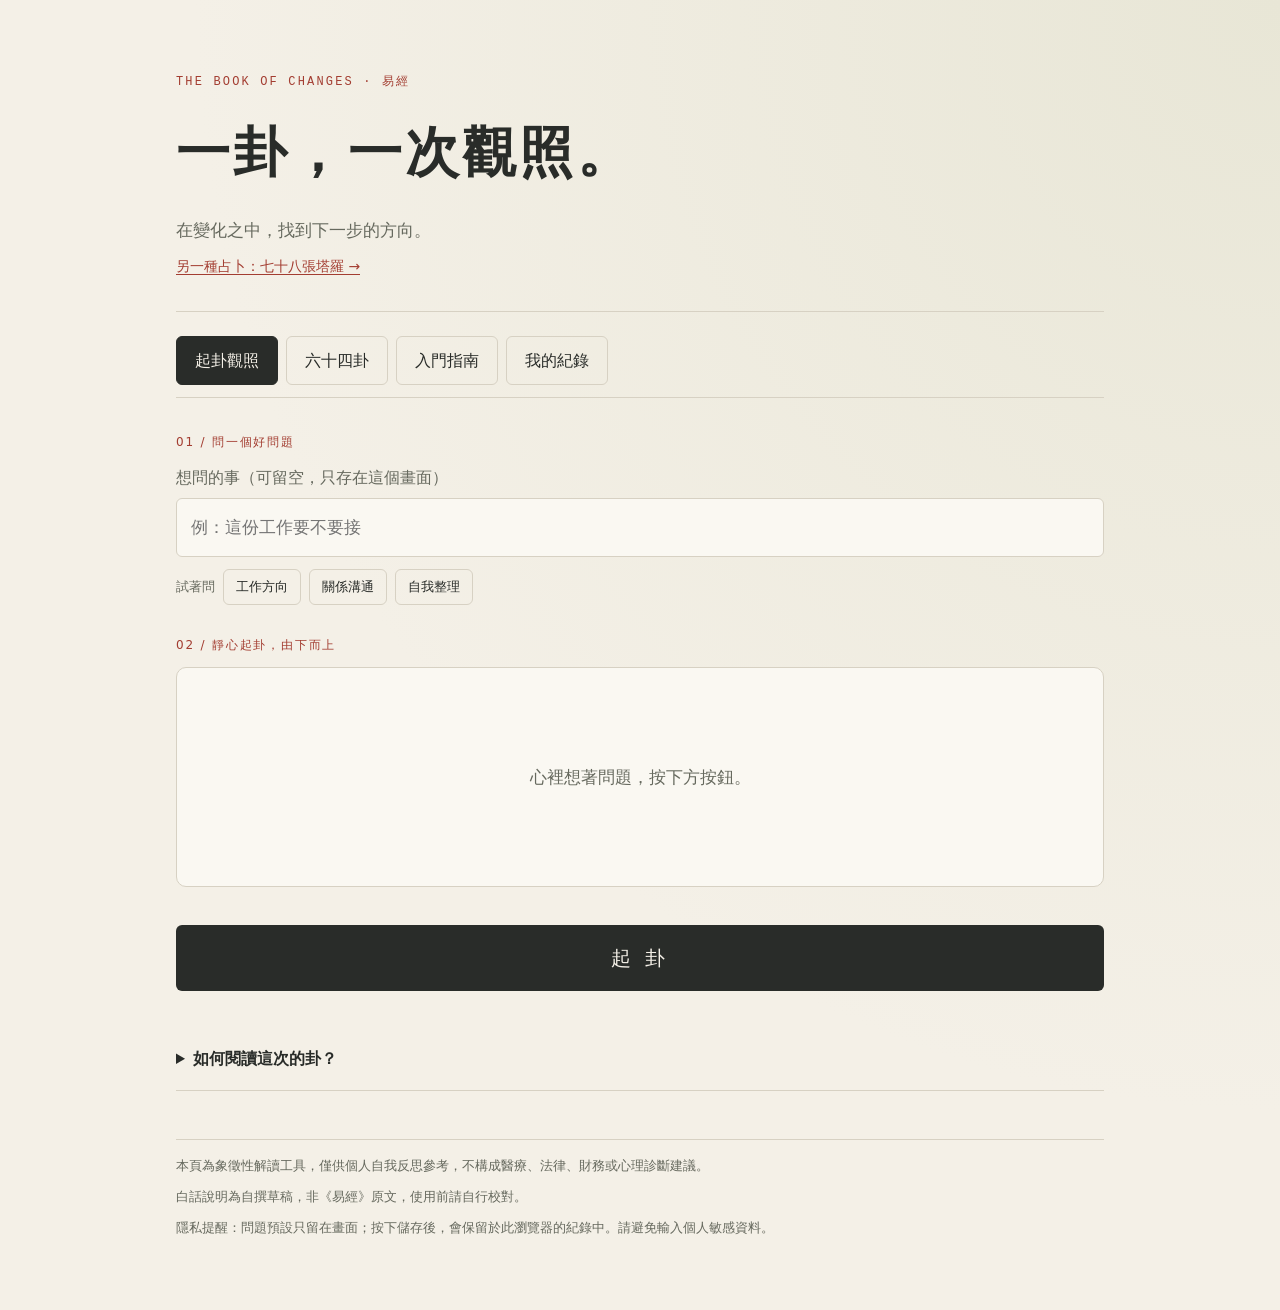
<file: index.html>
<!DOCTYPE html>
<html lang="zh-Hant">
<head>
<meta charset="UTF-8">
<meta name="viewport" content="width=device-width, initial-scale=1">
<title>起卦 · 三枚硬幣法</title>
<style>
:root{
  --paper:#E9ECE3;
  --paper-deep:#DDE2D6;
  --ink:#1B2320;
  --ink-soft:#5A6660;
  --indigo:#3B4E66;
  --cinnabar:#B23A2E;
  --rule:#C3CABB;
  --yang-bar: var(--ink);
}
*{box-sizing:border-box;}
html,body{margin:0;padding:0;}
body{
  background:var(--paper);
  color:var(--ink);
  font-family:"PingFang TC","Noto Sans TC","Microsoft JhengHei",system-ui,sans-serif;
  line-height:1.7;
  -webkit-font-smoothing:antialiased;
  display:flex;
  justify-content:center;
}
.wrap{width:100%;max-width:680px;padding:36px 28px 72px;}
header{border-bottom:1px solid var(--rule);padding-bottom:14px;margin-bottom:26px;}
.eyebrow{
  font-family:ui-monospace,"SFMono-Regular",Menlo,monospace;
  font-size:19px;letter-spacing:.22em;color:var(--ink-soft);text-transform:uppercase;
}
h1{
  font-family:"Songti TC","Noto Serif TC","PMingLiU",serif;
  font-size:42px;font-weight:600;letter-spacing:.14em;margin:6px 0 2px;
}
.sub{font-size:21px;color:var(--ink-soft);margin:0;}
.ask{margin-bottom:22px;}
label{display:block;font-size:21px;color:var(--ink-soft);margin-bottom:6px;}
input[type=text]{
  width:100%;padding:13px 15px;border:1px solid var(--rule);border-radius:2px;
  background:#F3F5EE;color:var(--ink);font-size:22px;font-family:inherit;
}
input[type=text]:focus{outline:2px solid var(--indigo);outline-offset:1px;border-color:var(--indigo);}
.stage{
  border:1px solid var(--rule);background:#F3F5EE;
  padding:26px 22px;border-radius:2px;margin-bottom:18px;min-height:250px;
  display:flex;flex-direction:column;justify-content:center;
}
.stack{display:flex;flex-direction:column-reverse;gap:11px;}
/* 第三欄要放得下一整行「9 老陽 ○」（約 97px） */
.line{display:grid;grid-template-columns:26px 1fr 104px;align-items:center;gap:10px;}
.line .idx{
  font-family:ui-monospace,Menlo,monospace;font-size:19px;color:var(--ink-soft);text-align:right;
}
.bars{display:flex;gap:9px;height:16px;}
.bar{background:var(--yang-bar);flex:1;border-radius:1px;}
.line[data-yin="1"] .bars .bar{flex:0 0 calc(50% - 4.5px);}
.line .mark{
  font-family:ui-monospace,Menlo,monospace;font-size:19px;color:var(--ink-soft);letter-spacing:.06em;
  white-space:nowrap;
}
.line[data-changing="1"] .bars .bar{background:var(--cinnabar);}
.line[data-changing="1"] .mark{color:var(--cinnabar);}
.line.enter{animation:draw .34s ease-out both;}
@keyframes draw{from{opacity:0;transform:translateY(7px) scaleX(.86);}to{opacity:1;transform:none;}}
.placeholder{color:var(--ink-soft);font-size:20px;text-align:center;}
.result{margin-top:4px;}
.question{
  margin:0 0 0.875rem;padding-bottom:0.75rem;border-bottom:1px dashed var(--rule);
  font-size:1.375rem;overflow-wrap:anywhere;
}
.name-row{display:flex;align-items:baseline;gap:12px;flex-wrap:wrap;}
.glyph{font-size:46px;line-height:1;}
.name{
  font-family:"Songti TC","Noto Serif TC","PMingLiU",serif;
  font-size:34px;font-weight:600;letter-spacing:.1em;
}
.no{font-family:ui-monospace,Menlo,monospace;font-size:20px;color:var(--ink-soft);}
.trigrams{font-size:21px;color:var(--indigo);margin:8px 0 0;}
.body-text{font-size:22px;margin:14px 0 0;}
.action{
  border-left:2px solid var(--indigo);padding-left:12px;margin-top:14px;
  font-size:21px;color:var(--indigo);
}
.moving{
  margin-top:16px;padding-top:14px;border-top:1px dashed var(--rule);
  font-size:21px;
}
.moving strong{color:var(--cinnabar);font-weight:600;}
.changed-title{margin:0.625rem 0 0;font-size:1.25rem;color:var(--ink-soft);letter-spacing:.2em;}
.empty{
  font-size:20px;color:var(--ink-soft);
  border:1px dashed var(--rule);padding:12px;border-radius:2px;margin-top:12px;
}
.empty code{
  font-family:ui-monospace,Menlo,monospace;font-size:18px;
  background:var(--paper-deep);padding:1px 4px;
}
.cast{
  width:100%;padding:20px;border:none;border-radius:2px;
  background:var(--ink);color:var(--paper);
  font-family:inherit;font-size:24px;letter-spacing:.18em;cursor:pointer;
}
.cast:hover{background:#2C3733;}
.cast:disabled{background:var(--ink-soft);cursor:default;}
.cast:focus-visible{outline:2px solid var(--cinnabar);outline-offset:2px;}
.coins{
  text-align:center;font-family:ui-monospace,Menlo,monospace;font-size:20px;
  color:var(--ink-soft);min-height:34px;margin:10px 0 0;letter-spacing:.1em;
}
.cast-error{margin:0;font-size:1.3125rem;color:var(--cinnabar);}
.cast-error:not(:empty){margin:0 0 0.875rem;padding-left:0.75rem;border-left:2px solid var(--cinnabar);}
/* 給 AI 解讀：Button 用原生 <button>，提示詞框用可聚焦的 <pre><code>；新增尺寸一律 rem */
.ai-panel{
  margin:0 0 1.125rem;padding:1.375rem 1.375rem 1.5rem;
  border:1px solid var(--rule);border-radius:2px;background:#F3F5EE;
}
.ai-title{
  margin:0;font-family:"Songti TC","Noto Serif TC","PMingLiU",serif;
  font-size:1.75rem;font-weight:600;letter-spacing:.1em;
}
.ai-desc{margin:0.375rem 0 0;font-size:1.25rem;color:var(--ink-soft);}
.ai-copy{
  display:block;width:100%;min-height:2.75rem;margin:0.875rem 0 0;padding:0.625rem 1rem;
  border:1px solid var(--indigo);border-radius:2px;background:transparent;color:var(--indigo);
  font-family:inherit;font-size:1.3125rem;line-height:1.4;letter-spacing:.12em;cursor:pointer;
}
.ai-copy:hover{background:var(--paper);}
.ai-copy:active{background:var(--paper-deep);}
.ai-copy:focus-visible{outline:2px solid var(--cinnabar);outline-offset:3px;}
.copy-status{margin:0;font-size:1.1875rem;color:var(--indigo);}
.copy-status:not(:empty){margin-top:0.5rem;}
.copy-status[data-state="fail"]{color:var(--cinnabar);}
.ai-prompt-box{
  margin:0.875rem 0 0;max-height:24rem;overflow-y:auto;
  padding:0.875rem 1rem;border:1px solid var(--rule);border-radius:2px;
  background:var(--paper);color:var(--ink);
  font-family:inherit;font-size:1.1875rem;line-height:1.75;
  white-space:pre-wrap;overflow-wrap:anywhere;word-break:break-word;
}
.ai-prompt-box code{font:inherit;}
.ai-prompt-box:focus-visible{outline:2px solid var(--cinnabar);outline-offset:3px;}
.copy-buffer{position:fixed;top:0;left:-9999px;opacity:0;}
footer{
  margin-top:34px;padding-top:14px;border-top:1px solid var(--rule);
  font-size:20px;color:var(--ink-soft);
}
footer p{margin:0 0 6px;}
@media (prefers-reduced-motion:reduce){
  .line.enter{animation:none;}
}
</style>
<link rel="stylesheet" href="enrich.css">
<style>.site-link{margin:10px 0 0;font-size:14px}.site-link a{color:var(--cinnabar);text-decoration:none;border-bottom:1px solid currentColor}.site-link a:hover{opacity:.8}</style>
</head>
<body>
<div class="wrap">
  <header>
    <div class="eyebrow">THE BOOK OF CHANGES · 易經</div>
    <h1>一卦，一次觀照。</h1>
    <p class="sub">在變化之中，找到下一步的方向。</p>
    <p class="site-link"><a href="https://rita112025-cpu.github.io/tarot/">另一種占卜：七十八張塔羅 →</a></p>
  </header>
  <nav class="view-nav" aria-label="主要功能">
    <button data-view="casting" aria-pressed="true">起卦觀照</button><button data-view="library" aria-pressed="false">六十四卦</button><button data-view="learn" aria-pressed="false">入門指南</button><button data-view="journal" aria-pressed="false">我的紀錄</button>
  </nav>
  <main>
  <section id="casting" class="view" aria-label="起卦觀照">
  <p class="section-kicker">01 / 問一個好問題</p>
  <div class="ask">
    <label for="q">想問的事（可留空，只存在這個畫面）</label>
    <input type="text" id="q" placeholder="例：這份工作要不要接" autocomplete="off" maxlength="200">
  </div>
  <div class="examples" aria-label="問題靈感"><span>試著問</span><button data-question="面對工作上的新機會，我可以先做好哪些準備？">工作方向</button><button data-question="我可以如何改善這段關係中的溝通？">關係溝通</button><button data-question="目前的生活中，我最需要調整的是什麼？">自我整理</button></div>
  <p class="section-kicker">02 / 靜心起卦，由下而上</p>
  <div class="stage" id="stage" aria-live="polite">
    <div class="placeholder" id="placeholder">心裡想著問題，按下方按鈕。</div>
    <div class="stack" id="stack" hidden></div>
    <div class="result" id="result" hidden></div>
  </div>
  <section class="ai-panel" id="aiPanel" aria-labelledby="aiTitle" hidden>
    <h2 class="ai-title" id="aiTitle">給 AI 解讀</h2>
    <p class="ai-desc">已將本次起卦整理成 AI 可讀格式。本頁不會自動送出，貼到哪個 AI 由你決定。</p>
    <button type="button" class="ai-copy" id="copyAiPrompt">複製提示詞</button>
    <p class="copy-status" id="copyStatus" aria-live="polite"></p>
    <pre class="ai-prompt-box" id="aiPromptBox" tabindex="0" role="region" aria-label="AI 解讀提示詞"><code id="aiPrompt"></code></pre>
  </section>
  <p class="coins" id="coins"></p>
  <p class="cast-error" id="castError" role="alert"></p>
  <button class="cast" id="cast">起 卦</button>
  <div class="save-row"><button id="saveReading" hidden>儲存這次觀照</button><span id="saveStatus" role="status"></span></div>
  <details class="reading-help"><summary>如何閱讀這次的卦？</summary><p>本卦描述當下的局勢；硃紅色的爻表示正在變動的地方；之卦提供變化後的觀察角度。先對照問題理解處境，再寫下一件可以實踐的小事。</p></details>
  </section>
  <section id="library" class="view" aria-labelledby="libraryTitle" hidden>
    <p class="section-kicker">EXPLORE / 六十四種處境</p><h2 id="libraryTitle">六十四卦圖鑑</h2><p>從卦象認識變化，從白話說明回到生活。</p>
    <label for="hexSearch">搜尋卦名、卦序或關鍵字</label><input type="search" id="hexSearch" placeholder="例如：乾、24、等待">
    <div class="filters"><label>上卦<select id="upperFilter"><option value="">全部上卦</option></select></label><label>下卦<select id="lowerFilter"><option value="">全部下卦</option></select></label></div>
    <p id="libraryCount" role="status"></p><div id="hexDetail" hidden tabindex="-1"></div><div id="hexGrid" class="hex-grid"></div>
  </section>
  <section id="learn" class="view" aria-labelledby="learnTitle" hidden>
    <p class="section-kicker">LEARN / 從這裡開始</p><h2 id="learnTitle">讀懂變化的語言</h2><p>不必急著記住六十四卦。先認識陰陽、八卦與六爻。</p>
    <div class="learn-grid"><article><h3>一陰一陽</h3><p>陽爻是連續的橫線，陰爻是中間斷開的橫線。可以把它們理解為主動與承接、展開與收斂，兩者並無好壞之分。</p></article><article><h3>八卦到六十四卦</h3><p>三條爻組成一個八卦；兩個八卦上下相疊，便得到六條爻的卦。八乘八，共有六十四種組合。</p></article></div>
    <h3>八卦速覽</h3><div id="trigramGuide" class="trigram-grid"></div>
    <h3>三枚硬幣如何成卦？</h3><p>每枚硬幣隨機取 2 或 3，三枚相加得到一條爻。由初爻往上擲六次。</p>
    <div class="table-scroll"><table><thead><tr><th>數值</th><th>爻的性質</th><th>變化</th><th>機率</th></tr></thead><tbody><tr><td>6</td><td>老陰（斷線）</td><td>陰變陽</td><td>1/8</td></tr><tr><td>7</td><td>少陽（實線）</td><td>不變</td><td>3/8</td></tr><tr><td>8</td><td>少陰（斷線）</td><td>不變</td><td>3/8</td></tr><tr><td>9</td><td>老陽（實線）</td><td>陽變陰</td><td>1/8</td></tr></tbody></table></div>
    <details open><summary>怎麼把問題問得更具體？</summary><p>把注意力放在自己可以理解與採取的行動。例如把「我一定會成功嗎？」改成「推進這個計畫時，我需要留意哪些阻力？」一次聚焦一個處境，會更容易反思。</p></details>
    <details><summary>沒有變爻，或有多個變爻，怎麼讀？</summary><p>沒有變爻時，先看本卦呈現的整體狀態。有變爻時，可以把變動的位置與之卦一起參照。不同易學流派有不同的取爻方法，本工具提供卦象與白話摘要，不預設唯一的解讀規則。</p></details>
    <details><summary>這些說明是易經原文嗎？</summary><p>不是。圖鑑的摘要與行動提示為自撰的反思文字；本工具未收錄完整卦辭、爻辭與經傳註解。如需研讀經典，請另外對照可靠的校注版本。</p></details>
  </section>
  <section id="journal" class="view" aria-labelledby="journalTitle" hidden><p class="section-kicker">REFLECT / 留下觀照</p><h2 id="journalTitle">我的起卦紀錄</h2><p>只有按下「儲存這次觀照」的結果才會存在此瀏覽器，最多保留 50 筆。清除瀏覽器資料後紀錄也會消失。</p><div id="journalList"></div><p id="journalStatus" role="status"></p></section>
  </main>
  <footer>
    <p>本頁為象徵性解讀工具，僅供個人自我反思參考，不構成醫療、法律、財務或心理診斷建議。</p>
    <p>白話說明為自撰草稿，非《易經》原文，使用前請自行校對。</p>
    <p>隱私提醒：問題預設只留在畫面；按下儲存後，會保留於此瀏覽器的紀錄中。請避免輸入個人敏感資料。</p>
  </footer>
</div>
<script>
"use strict";
/* ─────────────────────────────────────────────
   1. 八卦查表：鍵為三爻二進位字串，由下往上，1=陽 0=陰
   ───────────────────────────────────────────── */
const TRIGRAMS = {
  "111": { name:"乾", symbol:"☰", nature:"天" },
  "110": { name:"兌", symbol:"☱", nature:"澤" },
  "101": { name:"離", symbol:"☲", nature:"火" },
  "100": { name:"震", symbol:"☳", nature:"雷" },
  "011": { name:"巽", symbol:"☴", nature:"風" },
  "010": { name:"坎", symbol:"☵", nature:"水" },
  "001": { name:"艮", symbol:"☶", nature:"山" },
  "000": { name:"坤", symbol:"☷", nature:"地" }
};
/* ─────────────────────────────────────────────
   2. 六十四卦查表（已補齊 64 筆）
   ───────────────────────────────────────────── */
const HEXAGRAMS = {
  "111111": { no:1, name:"乾為天", summary:"力量飽滿，方向明確，適合主動推進。", action:"保持前進，但設定停損與休息點，避免過度消耗。" },
  "000000": { no:2, name:"坤為地", summary:"承載與順應的時刻，不適合搶先，適合把基礎做厚。", action:"順勢而為，把細節與支持系統顧好。" },
  "100010": { no:3, name:"水雷屯", summary:"開端艱難，方向有但路還沒成形，混亂中帶有生機。", action:"先處理最卡的環節，不求一次到位。" },
  "010001": { no:4, name:"山水蒙", summary:"經驗不足，處於學習狀態，需要引導而非硬闖。", action:"找可信的範例或請教，邊做邊修正。" },
  "111010": { no:5, name:"水天需", summary:"需要等待，時機未到，急不得。", action:"補齊準備，讓等待變成優勢。" },
  "010111": { no:6, name:"天水訟", summary:"立場衝突，話說不清，越爭越緊。", action:"把爭點寫下來，找中間規則或第三方釐清。" },
  "010000": { no:7, name:"地水師", summary:"需要組織與紀律，眾人仰賴方向。", action:"明確分工與規則，帶領比說服重要。" },
  "000010": { no:8, name:"水地比", summary:"需要結盟，找對人比做對事更關鍵。", action:"主動靠近價值一致的人，表達誠意。" },
  "111011": { no:9, name:"風天小畜", summary:"力量被暫時牽制，小有積蓄但推不遠。", action:"積少成多，透過溝通累積助力。" },
  "110111": { no:10, name:"天澤履", summary:"如履薄冰，禮節與分寸決定成敗。", action:"謹慎行事，尊重規則與對方的界線。" },
  "111000": { no:11, name:"地天泰", summary:"上下相通，氣場順暢，適合合作與擴張。", action:"把握順勢，推進長期合作。" },
  "000111": { no:12, name:"天地否", summary:"上下隔絕，溝通不通，適合保守。", action:"減少投入，守住現有，避免誤判。" },
  "101111": { no:13, name:"天火同人", summary:"與人同行，方向一致才能成事。", action:"釐清共同目標，公開溝通立場。" },
  "111101": { no:14, name:"火天大有", summary:"資源豐厚，受到支持，但也容易被看見。", action:"善用資源，並思考如何分配與回饋。" },
  "001000": { no:15, name:"地山謙", summary:"低調反而有利，謙讓能化解阻力。", action:"不搶功，把成果留給團隊。" },
  "000100": { no:16, name:"雷地豫", summary:"氣氛鬆動，適合帶動，但也容易鬆散。", action:"用愉悅帶動，別忘了節奏與底線。" },
  "100110": { no:17, name:"澤雷隨", summary:"跟隨時勢，與對的人同行比方向更重要。", action:"觀察動向，選擇可信的對象跟隨。" },
  "011001": { no:18, name:"山風蠱", summary:"積弊已久，需要整頓，事情牽連過去。", action:"追本溯源，從制度與根源修起。" },
  "110000": { no:19, name:"地澤臨", summary:"機會靠近，適合親近與了解。", action:"主動接觸，但保持判斷力。" },
  "000011": { no:20, name:"風地觀", summary:"需要觀察與展現，視角比行動重要。", action:"先看清楚局勢，再決定是否出手。" },
  "100101": { no:21, name:"火雷噬嗑", summary:"遇到阻礙，需要咬合與決斷。", action:"果斷處理卡點，避免拖延。" },
  "101001": { no:22, name:"山火賁", summary:"外表修飾，內在還需實質。", action:"適度包裝，但別讓形式蓋過內容。" },
  "000001": { no:23, name:"山地剝", summary:"剝落的過程，不適合往前。", action:"減少損耗，守住核心。" },
  "100000": { no:24, name:"地雷復", summary:"轉折點，舊的結束，新的萌芽。", action:"順著回升，小步前進。" },
  "100111": { no:25, name:"天雷無妄", summary:"順其自然，不妄動反而有利。", action:"照規矩做，不存僥倖。" },
  "111001": { no:26, name:"山天大畜", summary:"大量蓄積，厚積薄發。", action:"累積實力與資源，等待釋放點。" },
  "100001": { no:27, name:"山雷頤", summary:"養分與言行，進什麼、說什麼決定狀態。", action:"檢視飲食、資訊與說話的來源。" },
  "011110": { no:28, name:"澤風大過", summary:"負擔過重，結構需要加固。", action:"減輕重量，或增強支撐。" },
  "010010": { no:29, name:"坎為水", summary:"重重困難，水流不止，考驗持續力。", action:"專注當下這關，保持彈性與退路。" },
  "101101": { no:30, name:"離為火", summary:"依附與光明，能見度高，需要依憑。", action:"確認依附的對象與平台是否穩固。" },
  "001110": { no:31, name:"澤山咸", summary:"相互感應，靠感覺與共鳴。", action:"多傾聽少說教，讓對方感受被理解。" },
  "011100": { no:32, name:"雷風恆", summary:"持續與穩定，靠重複與承諾。", action:"固定節奏，長期投入。" },
  "001111": { no:33, name:"天山遯", summary:"適合退避，不是認輸而是策略。", action:"拉開距離，保全實力。" },
  "111100": { no:34, name:"雷天大壯", summary:"力量壯大，容易衝撞。", action:"用力但不逞強，尊重界線。" },
  "000101": { no:35, name:"火地晉", summary:"向上晉升，能見度提高。", action:"把握表現機會，準備好成果。" },
  "101000": { no:36, name:"地火明夷", summary:"光明受損，適合低調自保。", action:"收斂鋒芒，保護核心。" },
  "101011": { no:37, name:"風火家人", summary:"家庭與團隊的秩序，內外分工。", action:"先把內部規則與角色釐清。" },
  "110101": { no:38, name:"火澤睽", summary:"分歧與對望，方向不同。", action:"求同存異，各自處理各自部分。" },
  "001010": { no:39, name:"水山蹇", summary:"前路有礙，進退兩難。", action:"先停下，找替代路徑或支援。" },
  "010100": { no:40, name:"雷水解", summary:"鬆動與解開，糾結有機會散開。", action:"趁勢處理遺留問題，加速釋放。" },
  "110001": { no:41, name:"山澤損", summary:"減損以求平衡，有捨才有得。", action:"評估什麼該先放掉。" },
  "100011": { no:42, name:"風雷益", summary:"增益與助長，順勢加分。", action:"把資源投在會成長的地方。" },
  "111110": { no:43, name:"澤天夬", summary:"決斷的時刻，需要公開表態。", action:"明快處理，避免拖泥帶水。" },
  "011111": { no:44, name:"天風姤", summary:"偶然相遇，吸引力強但不易長久。", action:"享受相遇，但不急著承諾。" },
  "000110": { no:45, name:"澤地萃", summary:"聚集，眾人集中，需要引導。", action:"建立共識與秩序。" },
  "011000": { no:46, name:"地風升", summary:"逐漸上升，適合一步步往上。", action:"累積小勝，持續推進。" },
  "010110": { no:47, name:"澤水困", summary:"受困，資源與空間受限。", action:"說出困境，尋求理解與協助。" },
  "011010": { no:48, name:"水風井", summary:"根本與資源，制度像一口井。", action:"維護共享資源，確保長期可用。" },
  "101110": { no:49, name:"澤火革", summary:"變革，去舊布新。", action:"時機與說法要到位，減少反彈。" },
  "011101": { no:50, name:"火風鼎", summary:"鼎新，建立新秩序與養分。", action:"把資源與人才放到對的位置上燉煮。" },
  "100100": { no:51, name:"震為雷", summary:"震動接連發生，聲勢大於實質損傷。", action:"穩住節奏，事後再檢視損傷。" },
  "001001": { no:52, name:"艮為山", summary:"該止則止，停下是一種位置。", action:"暫停推進，用於整理與觀察。" },
  "001011": { no:53, name:"風山漸", summary:"循序漸進，像漸進的發展。", action:"照步驟來，不跳級。" },
  "110100": { no:54, name:"雷澤歸妹", summary:"關係與歸屬，位置不對等。", action:"釐清身份與期待，避免委屈。" },
  "101100": { no:55, name:"雷火豐", summary:"豐盛到頂點，盛極的時刻。", action:"把握高點，同時準備下坡的規劃。" },
  "001101": { no:56, name:"火山旅", summary:"旅居在外，不穩定，需要適應。", action:"保持靈活，謹慎行事。" },
  "011011": { no:57, name:"巽為風", summary:"滲透與順服，靠柔和重複。", action:"用小幅度、可重複的方式推進。" },
  "110110": { no:58, name:"兌為澤", summary:"喜悅與交流，口舌帶來機會也帶來誤會。", action:"多溝通，重要結論留文字。" },
  "010011": { no:59, name:"風水渙", summary:"渙散，需要重新凝聚。", action:"透過共同行動或信念聚攏人心。" },
  "110010": { no:60, name:"水澤節", summary:"節制與分寸，設定界線。", action:"設立規則與節奏，避免過度。" },
  "110011": { no:61, name:"風澤中孚", summary:"誠信為核心，內在誠實帶來信任。", action:"說到做到，言行一致。" },
  "001100": { no:62, name:"雷山小過", summary:"小有過越，細節上稍微超過。", action:"在小事上謹慎，大事上不冒進。" },
  "101010": { no:63, name:"水火既濟", summary:"已完成，但完成中藏有風險。", action:"守成比擴張重要，檢查細節。" },
  "010101": { no:64, name:"火水未濟", summary:"未完成，還在路上，變動多。", action:"保持謹慎，收尾要完整。" }
};
/* ─────────────────────────────────────────────
   3. 擲幣：陽面 3、陰面 2，三枚相加得 6~9
      9 老陽（變）／8 少陰／7 少陽／6 老陰（變）
   ───────────────────────────────────────────── */
/* 6/7/8/9 → 爻狀態。純函式，測試從這裡進入 */
function lineFromValue(value){
  return {
    value,
    yang: value === 7 || value === 9,    // 本卦陰陽
    changing: value === 6 || value === 9 // 是否為變爻
  };
}

function throwLine(){
  const coins = [0,0,0].map(() => Math.random() < 0.5 ? 2 : 3);
  const value = coins.reduce((a,b) => a+b, 0);
  return Object.assign(lineFromValue(value), { coins });
}

const LINE_LABEL = { 6:"老陰 ✕", 7:"少陽", 8:"少陰", 9:"老陽 ○" };
const POSITION = ["初","二","三","四","五","上"];

/* 資料順序契約：lines[0]=初爻 … lines[5]=上爻。
   畫面的上下顛倒只由 CSS 的 column-reverse 負責，資料一律由下往上。 */

/* 由六爻算出本卦與之卦的二進位字串（由下往上） */
function toBinary(lines, transform){
  return lines.map(l => {
    if (transform && l.changing) return l.yang ? "0" : "1";
    return l.yang ? "1" : "0";
  }).join("");
}

function trigramsOf(binary){
  return {
    lower: TRIGRAMS[binary.slice(0,3)],
    upper: TRIGRAMS[binary.slice(3,6)]
  };
}

/* Unicode 卦符區塊由 U+4DC0 起，依文王卦序排列 */
function glyphOf(no){
  return no ? String.fromCodePoint(0x4DBF + no) : "";
}

/* ─────────────────────────────────────────────
   4. 畫面
      innerHTML 只拼程式內部固定資料（HEXAGRAMS、TRIGRAMS、LINE_LABEL、POSITION）；
      使用者輸入（#q）一律走 textContent，見 renderQuestion() 與 renderAiPanel()
   ───────────────────────────────────────────── */
const stackEl = document.getElementById("stack");
const resultEl = document.getElementById("result");
const placeholderEl = document.getElementById("placeholder");
const coinsEl = document.getElementById("coins");
const castBtn = document.getElementById("cast");
const questionInput = document.getElementById("q");
const castErrorEl = document.getElementById("castError");
const aiPanelEl = document.getElementById("aiPanel");
const aiPromptBoxEl = document.getElementById("aiPromptBox");
const aiPromptEl = document.getElementById("aiPrompt");
const copyBtn = document.getElementById("copyAiPrompt");
const copyStatusEl = document.getElementById("copyStatus");

function renderLine(line, i){
  const el = document.createElement("div");
  el.className = "line enter";
  el.dataset.yin = line.yang ? "0" : "1";
  el.dataset.changing = line.changing ? "1" : "0";
  el.innerHTML =
    '<span class="idx">' + POSITION[i] + '</span>' +
    '<span class="bars">' + (line.yang ? '<i class="bar"></i>' : '<i class="bar"></i><i class="bar"></i>') + '</span>' +
    '<span class="mark">' + line.value + " " + LINE_LABEL[line.value] + '</span>';
  stackEl.appendChild(el);
}

function describe(binary, data){
  const t = trigramsOf(binary);
  const head = data
    ? '<div class="name-row"><span class="glyph">' + glyphOf(data.no) + '</span>' +
      '<span class="name">' + data.name + '</span>' +
      '<span class="no">第 ' + data.no + ' 卦</span></div>'
    : '<div class="name-row"><span class="name">尚未建入此卦</span></div>';
  const tri = '<p class="trigrams">上卦 ' + t.upper.symbol + ' ' + t.upper.name + '（' + t.upper.nature + '）' +
              '　下卦 ' + t.lower.symbol + ' ' + t.lower.name + '（' + t.lower.nature + '）</p>';
  const text = data
    ? '<p class="body-text">' + data.summary + '</p><p class="action">' + data.action + '</p>'
    : '<p class="empty">這一卦的說明還沒寫。到原始碼的 <code>HEXAGRAMS</code> 表新增 ' +
      '<code>"' + binary + '"</code> 這筆，就會顯示在這裡。</p>';
  return head + tri + text;
}

/* 使用者輸入的出口：建立節點後用 textContent 填字，不經過任何 HTML 字串 */
function renderQuestion(question){
  const el = document.createElement("p");
  el.className = "question";
  el.textContent = "所問：" + question;
  return el;
}

function renderResult(lines, question){
  const primary = toBinary(lines, false);
  const changed = toBinary(lines, true);
  const movingIdx = lines.map((l,i) => l.changing ? POSITION[i] : null).filter(Boolean);

  let html = describe(primary, HEXAGRAMS[primary]);

  if (movingIdx.length > 0){
    html += '<div class="moving"><p><strong>變爻：' + movingIdx.join("、") + '</strong>（硃砂標示）</p>';
    html += '<p class="changed-title">之卦</p>';
    html += describe(changed, HEXAGRAMS[changed]);
    html += '</div>';
  } else {
    html += '<div class="moving"><p>六爻皆不變，無之卦。看本卦即可。</p></div>';
  }

  resultEl.innerHTML = html;
  if (question) resultEl.prepend(renderQuestion(question));
  resultEl.hidden = false;

  renderAiPanel(buildAiPrompt({
    question, lines,
    primaryBinary: primary, primary: HEXAGRAMS[primary],
    changedBinary: changed, changed: HEXAGRAMS[changed]
  }));
}

/* 給 AI 解讀面板：只顯示與複製文字，不送出任何資料 */
const COPY_LABEL = "複製提示詞";
let copyResetTimer = 0;

function setCopyStatus(message, state){
  copyStatusEl.textContent = message;
  copyStatusEl.dataset.state = state;
}

function renderAiPanel(prompt){
  aiPromptEl.textContent = prompt;
  aiPromptBoxEl.scrollTop = 0;
  aiPanelEl.hidden = false;
}

/* 再起一卦或出錯時呼叫：清掉舊提示詞，確保複製不到上一卦 */
function resetAiPanel(){
  aiPanelEl.hidden = true;
  aiPromptEl.textContent = "";
  clearTimeout(copyResetTimer);
  copyBtn.textContent = COPY_LABEL;
  setCopyStatus("", "");
}

/* Clipboard API 不可用或被拒時的傳統做法：暫時的唯讀 textarea ＋ execCommand("copy") */
function copyWithTextarea(text){
  const previousFocus = document.activeElement;
  const area = document.createElement("textarea");
  area.value = text;
  area.setAttribute("readonly", "");
  area.className = "copy-buffer";
  document.body.appendChild(area);
  area.select();
  area.setSelectionRange(0, text.length);
  let copied = false;
  try {
    copied = document.execCommand("copy");
  } catch (error) {
    copied = false;
  }
  area.remove();
  if (previousFocus && typeof previousFocus.focus === "function") previousFocus.focus();
  return copied;
}

async function copyAiPrompt(){
  const text = aiPromptEl.textContent;
  if (!text) return;
  let copied = false;
  if (navigator.clipboard && window.isSecureContext){
    try {
      await navigator.clipboard.writeText(text);
      copied = true;
    } catch (error) {
      console.warn("[copy] Clipboard API 失敗，改用傳統複製", error);
    }
  }
  if (!copied) copied = copyWithTextarea(text);
  if (aiPromptEl.textContent !== text) return; // 複製途中已再起一卦，不動新面板的狀態

  clearTimeout(copyResetTimer);
  if (copied){
    copyBtn.textContent = "已複製 ✓";
    setCopyStatus("已複製到剪貼簿。", "ok");
    copyResetTimer = setTimeout(() => {
      copyBtn.textContent = COPY_LABEL;
      setCopyStatus("", "");
    }, 1800);
  } else {
    copyBtn.textContent = COPY_LABEL;
    setCopyStatus("無法自動複製，請手動選取文字。", "fail");
  }
}

async function cast(fixedValues){
  castBtn.disabled = true;
  try {
    const question = questionInput.value.trim();
    castErrorEl.textContent = "";
    resetAiPanel();
    placeholderEl.hidden = true;
    resultEl.hidden = true;
    stackEl.hidden = false;
    stackEl.innerHTML = "";

    const reduce = window.matchMedia("(prefers-reduced-motion: reduce)").matches;
    const delay = (reduce || fixedValues) ? 0 : 380;
    const lines = [];

    for (let i = 0; i < 6; i++){
      const line = fixedValues ? lineFromValue(fixedValues[i]) : throwLine();
      lines.push(line);
      coinsEl.textContent = fixedValues
        ? "指定值　第 " + POSITION[i] + " 爻 ＝ " + line.value
        : "第 " + POSITION[i] + " 爻　" + line.coins.join(" · ") + " ＝ " + line.value;
      renderLine(line, i);
      if (delay) await new Promise(r => setTimeout(r, delay));
    }

    if (!fixedValues) coinsEl.textContent = "";
    renderResult(lines, question);
    castBtn.textContent = "再 起 一 卦";
  } catch (error) {
    /* 使用者只看到簡短提示；細節留在 Console */
    console.error("[cast] 起卦失敗", error);
    castErrorEl.textContent = "起卦過程發生錯誤，請再試一次。";
    coinsEl.textContent = "";
    stackEl.hidden = true;
    resultEl.hidden = true;
    resetAiPanel();
    placeholderEl.hidden = false;
  } finally {
    castBtn.disabled = false;
  }
}

castBtn.addEventListener("click", () => cast());
copyBtn.addEventListener("click", () => {
  copyAiPrompt().catch(error => {
    console.error("[copy] 複製失敗", error);
    setCopyStatus("無法自動複製，請手動選取文字。", "fail");
  });
});


/* ─────────────────────────────────────────────
   5. 給 AI 解讀的提示詞：純函式，只把本次起卦結果整理成純文字
      不碰 DOM、不呼叫任何 API；使用者問題原樣放入，顯示時一律走 textContent
   ───────────────────────────────────────────── */
/* 「老陰 ✕」→「老陰」：提示詞只寫爻名，不帶畫面上的標記符號 */
function lineName(value){
  return LINE_LABEL[value].split(" ")[0];
}

function lineForAi(line, i){
  return POSITION[i] + "爻：" + line.value + " " + lineName(line.value);
}

function hexagramForAi(title, binary, data, summaryTitle, actionTitle){
  const t = trigramsOf(binary);
  return [
    "【" + title + "】",
    data ? "第 " + data.no + " 卦　" + data.name : "尚未建入此卦資料",
    "卦象代碼：" + binary,
    "上卦：" + t.upper.symbol + " " + t.upper.name + "（" + t.upper.nature + "）",
    "下卦：" + t.lower.symbol + " " + t.lower.name + "（" + t.lower.nature + "）",
    "",
    "【" + summaryTitle + "】",
    data ? data.summary : "尚未建入",
    "",
    "【" + actionTitle + "】",
    data ? data.action : "尚未建入"
  ].join("\n");
}

/* lines 維持資料契約（lines[0]=初爻）；只有輸出【六爻結果】時才反轉成畫面的上→初順序 */
function buildAiPrompt({ question, lines, primaryBinary, primary, changedBinary, changed }){
  const q = (question || "").trim();
  const moving = lines.map((line, i) => ({ line, i })).filter(m => m.line.changing);
  const hasMoving = moving.length > 0;

  const rules = [
    "不要重新起卦。",
    "不要另外產生隨機卦象。",
    "以下卦象就是本次實際結果，請直接依資料解讀。",
    "請區分「經典易經象徵性詮釋」與客觀事實。",
    "易經屬象徵性解讀，目前無法以科學方法驗證其預測能力。",
    hasMoving
      ? "不要只逐項解釋，要把本卦、變爻與之卦串成完整脈絡。"
      : "不要只逐項解釋，要把六爻與本卦串成完整脈絡。",
    (hasMoving ? "【本頁白話摘要】【本頁行動提示】【之卦白話摘要】【之卦行動提示】"
               : "【本頁白話摘要】【本頁行動提示】") +
      "是本網站自撰的白話說明，不是《易經》原文，請勿當成經文引用。"
  ];

  const steps = [["核心卦意", q ? "先說明本卦對這個問題呈現的主要局勢。" : "先說明本卦呈現的主要局勢。"]];
  if (hasMoving){
    steps.push(["變爻", "說明哪些爻正在變，以及這些變化代表局勢的哪個部分正在轉折。"]);
    steps.push(["本卦 → 之卦", "分析局勢由本卦走向之卦的能量與方向，不要把兩卦當成完全無關的兩張牌。"]);
  }
  steps.push(q
    ? ["直接回答問題", "針對【占問問題】給出明確、具體的解讀，不要只講抽象哲理。"]
    : ["整體局勢", "由於沒有具體問題，請以整體局勢與目前最值得注意的主題為主，不要自行假設使用者是在問感情、工作或財務。"]);
  steps.push(["實際提醒", "列出：\n- 現在較有利的做法\n- 現在需要避免的做法\n- 最值得觀察的訊號"]);
  const ORDER = ["一", "二", "三", "四", "五"];

  return [
    hasMoving
      ? "請依照《易經》六爻與本卦、變爻、之卦的關係，解讀以下這次已經完成的起卦結果。"
      : "請依照《易經》六爻與本卦的關係，解讀以下這次已經完成的起卦結果。",
    "",
    "重要：",
    ...rules.map((rule, i) => (i + 1) + ". " + rule),
    "",
    "【占問問題】",
    q || "未填寫具體問題。",
    "",
    "【六爻結果】",
    ...lines.map(lineForAi).reverse(),
    "",
    hexagramForAi("本卦", primaryBinary, primary, "本頁白話摘要", "本頁行動提示"),
    "",
    "【變爻】",
    ...(hasMoving ? moving.map(m => lineForAi(m.line, m.i)) : ["無。六爻皆不變。"]),
    "",
    ...(hasMoving
      ? [hexagramForAi("之卦", changedBinary, changed, "之卦白話摘要", "之卦行動提示")]
      : ["【之卦】", "無。", "", "本次請以本卦為核心解讀，不需要硬加入之卦。"]),
    "",
    "請依以下順序解讀：",
    "",
    ...steps.flatMap(([title, body], i) => [ORDER[i] + "、" + title, body, ""]),
    "請不要把象徵性解讀描述成已確定會發生的客觀事件。"
  ].join("\n");
}


/* ─────────────────────────────────────────────
   6. 資料自我檢查（結果印在瀏覽器 Console）
   ───────────────────────────────────────────── */
function checkConsistency(){
  const byNo = {}, byName = {};
  const noCollision = [], nameCollision = [], roundTripFail = [];
  Object.keys(HEXAGRAMS).forEach(b => {
    const h = HEXAGRAMS[b];
    if (byNo[h.no]) noCollision.push({ no:h.no, binaries:[byNo[h.no], b] });
    else byNo[h.no] = b;
    if (byName[h.name]) nameCollision.push({ name:h.name, binaries:[byName[h.name], b] });
    else byName[h.name] = b;
  });
  Object.keys(byNo).forEach(no => {
    const b = byNo[no];
    if (!HEXAGRAMS[b] || String(HEXAGRAMS[b].no) !== String(no)) roundTripFail.push(no);
  });
  return {
    noCollision, nameCollision, roundTripFail,
    pass: noCollision.length === 0 && nameCollision.length === 0 && roundTripFail.length === 0
  };
}
const NAME_CHECK_EXEMPT = [];
function checkNameByTrigram(){
  return Object.keys(HEXAGRAMS).map(b => {
    const h = HEXAGRAMS[b];
    const t = trigramsOf(b);
    if (NAME_CHECK_EXEMPT.indexOf(b) !== -1) return { binary:b, name:h.name, status:"SKIP", why:"已列為例外" };
    if (h.name.charAt(1) === "為"){
      const ok = h.name.charAt(0) === t.upper.name &&
                 t.upper.name === t.lower.name &&
                 h.name.charAt(2) === t.upper.nature;
      return { binary:b, name:h.name, status: ok ? "PASS" : "FAIL", why:"純卦格式" };
    }
    const ok = h.name.charAt(0) === t.upper.nature && h.name.charAt(1) === t.lower.nature;
    return {
      binary:b, name:h.name, status: ok ? "PASS" : "FAIL",
      why:"應為 上" + t.upper.nature + " 下" + t.lower.nature
    };
  });
}
function allBinaries(){
  const out = [];
  for (let i = 0; i < 64; i++) out.push(i.toString(2).padStart(6, "0"));
  return out;
}
/* 獨立 canonical 對照表（通行本文王卦序）
   · binary 由卦名的上下卦手算：前三碼下卦、後三碼上卦，由下往上，1=陽
   · 刻意不從 HEXAGRAMS 複製、也不用程式產生，才能拿來驗證 HEXAGRAMS
   · 出處層級：依通行本卦序整理，未逐字對照特定版本文獻 */
const CANONICAL_HEXAGRAMS = {
  "111111": { no:1,  name:"乾為天" },
  "000000": { no:2,  name:"坤為地" },
  "100010": { no:3,  name:"水雷屯" },
  "010001": { no:4,  name:"山水蒙" },
  "111010": { no:5,  name:"水天需" },
  "010111": { no:6,  name:"天水訟" },
  "010000": { no:7,  name:"地水師" },
  "000010": { no:8,  name:"水地比" },
  "111011": { no:9,  name:"風天小畜" },
  "110111": { no:10, name:"天澤履" },
  "111000": { no:11, name:"地天泰" },
  "000111": { no:12, name:"天地否" },
  "101111": { no:13, name:"天火同人" },
  "111101": { no:14, name:"火天大有" },
  "001000": { no:15, name:"地山謙" },
  "000100": { no:16, name:"雷地豫" },
  "100110": { no:17, name:"澤雷隨" },
  "011001": { no:18, name:"山風蠱" },
  "110000": { no:19, name:"地澤臨" },
  "000011": { no:20, name:"風地觀" },
  "100101": { no:21, name:"火雷噬嗑" },
  "101001": { no:22, name:"山火賁" },
  "000001": { no:23, name:"山地剝" },
  "100000": { no:24, name:"地雷復" },
  "100111": { no:25, name:"天雷無妄" },
  "111001": { no:26, name:"山天大畜" },
  "100001": { no:27, name:"山雷頤" },
  "011110": { no:28, name:"澤風大過" },
  "010010": { no:29, name:"坎為水" },
  "101101": { no:30, name:"離為火" },
  "001110": { no:31, name:"澤山咸" },
  "011100": { no:32, name:"雷風恆" },
  "001111": { no:33, name:"天山遯" },
  "111100": { no:34, name:"雷天大壯" },
  "000101": { no:35, name:"火地晉" },
  "101000": { no:36, name:"地火明夷" },
  "101011": { no:37, name:"風火家人" },
  "110101": { no:38, name:"火澤睽" },
  "001010": { no:39, name:"水山蹇" },
  "010100": { no:40, name:"雷水解" },
  "110001": { no:41, name:"山澤損" },
  "100011": { no:42, name:"風雷益" },
  "111110": { no:43, name:"澤天夬" },
  "011111": { no:44, name:"天風姤" },
  "000110": { no:45, name:"澤地萃" },
  "011000": { no:46, name:"地風升" },
  "010110": { no:47, name:"澤水困" },
  "011010": { no:48, name:"水風井" },
  "101110": { no:49, name:"澤火革" },
  "011101": { no:50, name:"火風鼎" },
  "100100": { no:51, name:"震為雷" },
  "001001": { no:52, name:"艮為山" },
  "001011": { no:53, name:"風山漸" },
  "110100": { no:54, name:"雷澤歸妹" },
  "101100": { no:55, name:"雷火豐" },
  "001101": { no:56, name:"火山旅" },
  "011011": { no:57, name:"巽為風" },
  "110110": { no:58, name:"兌為澤" },
  "010011": { no:59, name:"風水渙" },
  "110010": { no:60, name:"水澤節" },
  "110011": { no:61, name:"風澤中孚" },
  "001100": { no:62, name:"雷山小過" },
  "101010": { no:63, name:"水火既濟" },
  "010101": { no:64, name:"火水未濟" }
};
function checkCanonicalHexagrams(){
  const binaries = Object.keys(CANONICAL_HEXAGRAMS);
  const failures = [];
  binaries.forEach(binary => {
    const expected = CANONICAL_HEXAGRAMS[binary];
    const actual = HEXAGRAMS[binary];
    const actualNo = actual ? actual.no : null;
    const actualName = actual ? actual.name : null;
    if (actualNo !== expected.no || actualName !== expected.name){
      failures.push({ binary, expectedNo: expected.no, actualNo, expectedName: expected.name, actualName });
    }
  });
  const passed = binaries.length - failures.length;
  return { total: binaries.length, passed, failures, pass: binaries.length === 64 && passed === 64 };
}
function checkTable(){
  const keys = Object.keys(HEXAGRAMS);
  const nos = keys.map(k => HEXAGRAMS[k].no);
  const invalidBinary = keys.filter(k => !/^[01]{6}$/.test(k));
  const invalidNo = nos.filter(n => !Number.isInteger(n) || n < 1 || n > 64);
  const duplicateNo = [...new Set(nos.filter((n,i) => nos.indexOf(n) !== i))];
  const missingNo = [];
  for (let n = 1; n <= 64; n++) if (!nos.includes(n)) missingNo.push(n);
  const missingBinary = allBinaries().filter(b => !(b in HEXAGRAMS));
  const report = {
    total: keys.length,
    uniqueBinary: new Set(keys).size,
    uniqueNo: new Set(nos).size,
    invalidBinary, invalidNo, duplicateNo,
    missingNo, missingBinary
  };
  report.pass = report.total === 64 &&
                report.uniqueNo === 64 &&
                missingBinary.length === 0 &&
                invalidBinary.length === 0 &&
                invalidNo.length === 0 &&
                duplicateNo.length === 0;
  return report;
}
const FIXED_CASES = [
  { id:"A", values:[7,7,7,7,7,7], primary:"111111", changed:"111111", note:"乾 → 乾（無變爻）" },
  { id:"B", values:[8,8,8,8,8,8], primary:"000000", changed:"000000", note:"坤 → 坤（無變爻）" },
  { id:"C", values:[9,9,9,9,9,9], primary:"111111", changed:"000000", note:"乾 → 坤（六爻皆變）" },
  { id:"D", values:[6,6,6,6,6,6], primary:"000000", changed:"111111", note:"坤 → 乾（六爻皆變）" },
  { id:"E", values:[7,8,8,8,8,8], primary:"100000", changed:"100000", note:"初爻為陽：下卦震、上卦坤" },
  { id:"F", values:[8,8,8,8,8,7], primary:"000001", changed:"000001", note:"上爻為陽：下卦坤、上卦艮" }
];
function runFixedCases(){
  return FIXED_CASES.map(c => {
    const lines = c.values.map(lineFromValue);
    const primary = toBinary(lines, false);
    const changed = toBinary(lines, true);
    const moving = lines.filter(l => l.changing).length;
    const expectMoving = c.values.filter(v => v === 6 || v === 9).length;
    return {
      case: c.id, note: c.note,
      primary, changed, moving,
      pass: primary === c.primary && changed === c.changed && moving === expectMoving
    };
  });
}
/* AI 提示詞案例：輸入用真實卦表組成；期望字串一律手寫，不經過 buildAiPrompt */
function aiPromptInput(values, question){
  const lines = values.map(lineFromValue);
  const primaryBinary = toBinary(lines, false);
  const changedBinary = toBinary(lines, true);
  return {
    question, lines,
    primaryBinary, primary: HEXAGRAMS[primaryBinary],
    changedBinary, changed: HEXAGRAMS[changedBinary]
  };
}
const AI_PROMPT_CASES = [
  { id:"AI-A", note:"有問題、有變爻：問題、六爻（上→初）、本卦、變爻、之卦、本頁白話都完整",
    run: () => buildAiPrompt(aiPromptInput([7,9,7,9,7,6], "這份工作適合我現在接嗎？")),
    has:["1. 不要重新起卦。",
         "【占問問題】\n這份工作適合我現在接嗎？\n",
         "【六爻結果】\n上爻：6 老陰\n五爻：7 少陽\n四爻：9 老陽\n三爻：7 少陽\n二爻：9 老陽\n初爻：7 少陽\n",
         "【本卦】\n第 43 卦　澤天夬\n卦象代碼：111110\n上卦：☱ 兌（澤）\n下卦：☰ 乾（天）\n",
         "【本頁白話摘要】\n決斷的時刻，需要公開表態。\n",
         "【本頁行動提示】\n明快處理，避免拖泥帶水。\n",
         "【變爻】\n二爻：9 老陽\n四爻：9 老陽\n上爻：6 老陰\n",
         "【之卦】\n第 37 卦　風火家人\n卦象代碼：101011\n上卦：☴ 巽（風）\n下卦：☲ 離（火）\n",
         "【之卦白話摘要】\n家庭與團隊的秩序，內外分工。\n",
         "【之卦行動提示】\n先把內部規則與角色釐清。\n",
         "三、本卦 → 之卦", "四、直接回答問題"],
    lacks:["<", "無。六爻皆不變。"] },
  { id:"AI-B", note:"問題空白：寫未填寫，且不替使用者猜問題類型",
    run: () => buildAiPrompt(aiPromptInput([7,9,7,9,7,6], "   ")),
    has:["【占問問題】\n未填寫具體問題。\n", "不要自行假設使用者是在問感情、工作或財務"],
    lacks:["四、直接回答問題"] },
  { id:"AI-C", note:"無變爻：變爻與之卦寫「無」，不產生本卦 → 之卦分析",
    run: () => buildAiPrompt(aiPromptInput([7,7,7,7,7,7], "要不要搬家")),
    has:["【變爻】\n無。六爻皆不變。\n", "【之卦】\n無。\n", "本次請以本卦為核心解讀，不需要硬加入之卦。"],
    lacks:["【之卦白話摘要】", "本卦 → 之卦"] },
  { id:"AI-D", note:"問題維持純文字：去掉前後空白，不轉義、不夾 HTML",
    run: () => buildAiPrompt(aiPromptInput([8,8,8,8,8,8], "  <img src=x onerror=alert(1)>  ")),
    has:["【占問問題】\n<img src=x onerror=alert(1)>\n"],
    lacks:["&lt;"] },
  { id:"AI-E", note:"卦表缺資料時不當掉，標示尚未建入",
    run: () => buildAiPrompt({ question:"", lines:[7,7,7,7,7,7].map(lineFromValue),
                               primaryBinary:"111111", primary:undefined,
                               changedBinary:"111111", changed:undefined }),
    has:["尚未建入"],
    lacks:["undefined"] }
];
function runAiPromptCases(){
  return AI_PROMPT_CASES.map(c => {
    let missing = [], unexpected = [], error = "";
    try {
      const text = c.run();
      missing = c.has.filter(s => !text.includes(s));
      unexpected = c.lacks.filter(s => text.includes(s));
    } catch (e) {
      error = e.message;
    }
    return {
      case: c.id, note: c.note, missing, unexpected, error,
      pass: !error && missing.length === 0 && unexpected.length === 0
    };
  });
}
/* 擲幣抽樣：三枚公平硬幣相加，6／7／8／9 理論機率 1/8、3/8、3/8、1/8 */
function checkCoinToss(samples){
  const counts = { 6:0, 7:0, 8:0, 9:0 };
  let heads = 0, invalid = 0;
  for (let i = 0; i < samples; i++){
    const line = throwLine();
    line.coins.forEach(coin => { if (coin === 3) heads++; else if (coin !== 2) invalid++; });
    if (line.value in counts) counts[line.value]++; else invalid++;
  }
  const expected = { 6:1/8, 7:3/8, 8:3/8, 9:1/8 };
  const ratio = {};
  Object.keys(expected).forEach(v => { ratio[v] = counts[v] / samples; });
  const offBy = Object.keys(expected).filter(v => Math.abs(ratio[v] - expected[v]) > 0.03);
  const headRatio = heads / (samples * 3);
  return {
    samples, ratio, headRatio, invalid, offBy,
    pass: invalid === 0 && offBy.length === 0 && Math.abs(headRatio - 0.5) < 0.02
  };
}
(function selfCheck(){
  const mark = ok => ok ? "PASS" : "FAIL";
  console.log("[STRUCTURE CHECK] 只證明資料表自洽（筆數、唯一、缺漏、合法值），不代表卦名與卦序正確");
  const t = checkTable();
  console.log("Total: " + t.total + " / 64");
  console.log("Unique binary: " + t.uniqueBinary);
  console.log("Unique no: " + t.uniqueNo);
  console.log("Invalid binary (" + t.invalidBinary.length + "): [" + t.invalidBinary.join(", ") + "]");
  console.log("Invalid no (" + t.invalidNo.length + "): [" + t.invalidNo.join(", ") + "]");
  console.log("Duplicate no (" + t.duplicateNo.length + "): [" + t.duplicateNo.join(", ") + "]");
  console.log("Missing no (" + t.missingNo.length + "): [" + t.missingNo.join(", ") + "]");
  console.log("Missing binary (" + t.missingBinary.length + "):");
  t.missingBinary.forEach(b => {
    const tr = trigramsOf(b);
    console.log('  "' + b + '"  下卦' + tr.lower.name + '（' + tr.lower.nature + '）' +
                ' 上卦' + tr.upper.name + '（' + tr.upper.nature + '）');
  });
  const c = checkConsistency();
  console.log("binary ↔ no ↔ name：no collision " + JSON.stringify(c.noCollision) +
              "　name collision " + JSON.stringify(c.nameCollision) +
              "　round-trip fail [" + c.roundTripFail.join(", ") + "]");
  const structurePass = t.pass && c.pass;
  console.log(structurePass
    ? "PASS: structure 64 筆齊全、無重複、無非法值（僅結構自洽）"
    : "FAIL: structure 資料表有缺漏、重複或非法值");
  console.log("[CANONICAL HEXAGRAM CHECK] 逐筆對照獨立 64 卦表：binary 須存在，卦序與完整卦名須全等");
  const canon = checkCanonicalHexagrams();
  console.log("Canonical fixture: " + canon.total + " / 64");
  console.log("Canonical failures: " + canon.failures.length);
  canon.failures.forEach(f => console.log(
    "  FAIL  " + f.binary + "  預期 第 " + f.expectedNo + " 卦 " + f.expectedName +
    "　實際 " + (f.actualName === null ? "（缺這一卦）" : "第 " + f.actualNo + " 卦 " + f.actualName)
  ));
  console.log(mark(canon.pass) + ": canonical hexagram mapping " + canon.passed + "/64");
  console.log("[FIXED CASES]");
  const results = runFixedCases();
  results.forEach(r => console.log(
    (r.pass ? "PASS" : "FAIL") + "  " + r.case + "  " + r.note +
    "  本卦 " + r.primary + " → 之卦 " + r.changed + "  變爻 " + r.moving
  ));
  const logicPass = results.every(r => r.pass);
  console.log(logicPass ? "PASS: 轉換邏輯 6/6" : "FAIL: 轉換邏輯有案例未通過，先不要繼續補資料");
  console.log("[NAME ↔ TRIGRAM] 結構檢查：卦名前兩字對上下卦象，不檢查卦序");
  const nameRes = checkNameByTrigram();
  const nameFail = nameRes.filter(r => r.status === "FAIL");
  nameFail.forEach(r => console.log("  FAIL  " + r.binary + "  " + r.name + "  " + r.why));
  console.log(nameFail.length === 0
    ? "PASS: 卦名與上下卦象相符（" + nameRes.filter(r => r.status === "PASS").length + " 筆檢查）"
    : "FAIL: " + nameFail.length + " 筆卦名與上下卦象不符");
  console.log("[AI PROMPT]");
  const promptRes = runAiPromptCases();
  promptRes.forEach(r => console.log(
    (r.pass ? "PASS" : "FAIL") + "  " + r.case + "  " + r.note +
    (r.error ? "  錯誤 " + r.error : "") +
    (r.missing.length ? "  缺少 " + JSON.stringify(r.missing) : "") +
    (r.unexpected.length ? "  不該出現 " + JSON.stringify(r.unexpected) : "")
  ));
  const promptPassed = promptRes.filter(r => r.pass).length;
  const promptPass = promptPassed === promptRes.length;
  console.log(mark(promptPass) + ": AI 提示詞 " + promptPassed + "/" + promptRes.length);
  console.log("[COIN TOSS] 擲幣分布 regression");
  const coin = checkCoinToss(8000);
  console.log("6 / 7 / 8 / 9 = " + [6,7,8,9].map(v => (coin.ratio[v] * 100).toFixed(1) + "%").join(" / ") +
              "（理論 12.5% / 37.5% / 37.5% / 12.5%）　陽面 " + (coin.headRatio * 100).toFixed(1) + "%");
  console.log(mark(coin.pass) + ": 擲幣分布（抽樣 " + coin.samples + " 爻）");
  console.log("[SUMMARY] structure " + mark(structurePass) + " · canonical " + mark(canon.pass) +
              " · fixed cases " + mark(logicPass) + " · name↔trigram " + mark(nameFail.length === 0) +
              " · AI prompt " + mark(promptPass) + " · coin toss " + mark(coin.pass));
})();
</script>
<script src="enrich.js"></script>
</body>
</html>
</file>
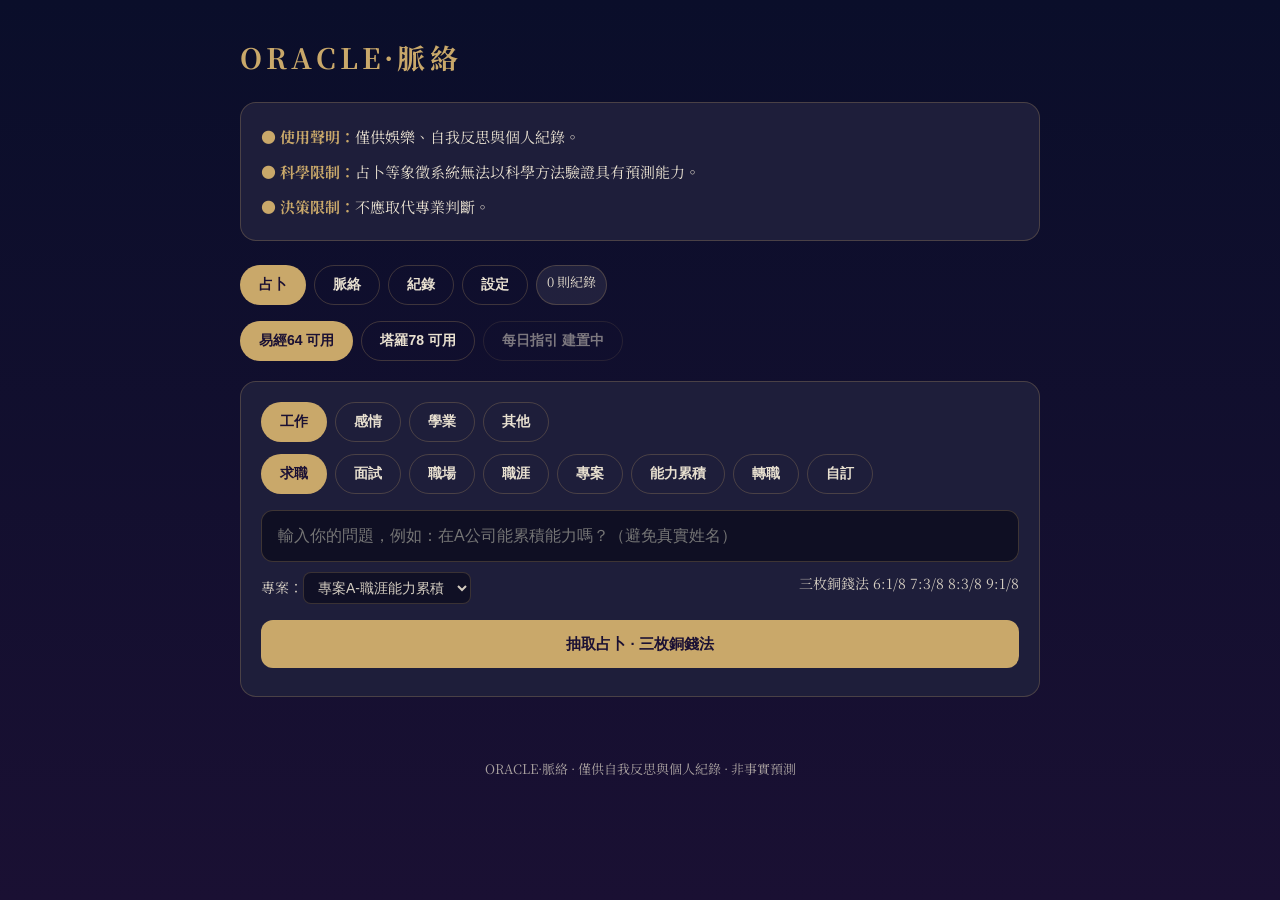
<file: oracle-context-v7.5.0.html>
<!DOCTYPE html>
<html lang="zh-Hant">
<head>
<!--
修正版 v7.1.0（相對於原檔）
[FIX-1] validateMutual 綜卦期望值 32 → 36（互綜 28 對 + 自綜 8 卦），原本恆為 FAIL
[FIX-2] BASELINE_HEXAGRAM_HASH 更新為目前資料表實算值，原常數與實算不符，Hash 恆為 UNVERIFIED
[FIX-3] renderRCList 讀取 c.checkedAt（欄位不存在）→ 改讀 c.createdAt，原本顯示 Invalid Date
[FIX-4] editRC 允許任意 status 字串 → 加白名單；且 loadRecords 不再因 status 不在白名單而整筆丟棄（原本會造成資料永久遺失）
[FIX-5] renderTimeline 在 changed 為 null 時存取 .name → 加空值保護
[FIX-6] 剪貼簿失敗無任何處理 → 加 try/catch + execCommand 備援 + 手動複製區
[FIX-7] addRealityCheck / editRC / delRC 在儲存失敗時仍更新畫面 → 改為儲存失敗即回復記憶體狀態
[FIX-8] 版本字串不一致（畫面 v8 vs APP_VERSION 7.0.0）→ 統一為 7.1.0（RECORDS_KEY 維持 oracle_v7_records，不動既有資料）
[FIX-9] originalDivinationData.createdAt 與 record.createdAt 各自呼叫 new Date() → 共用同一時間戳
[ADD-1] 新增 validateKingWenPairs()：檢查第 2k-1 與 2k 卦互為綜卦或錯卦（通行本卦序結構性質）

v7.1.1 追加
[FIX-10b] Hash 失敗標示改為 UNAVAILABLE；初始化外層 catch 補上 checkedAt 與 renderStatus()，UI 初始化完全不依賴 Hash
[FIX-11] loadRecords 過濾掉的結構不符紀錄改存入隔離區（oracle_v7_quarantine），JSON 無法解析時原始字串備份至 oracle_v7_corrupt_backup；
         兩者都不會被 saveRecords 或「清除所有本機紀錄」覆蓋，設定頁可檢視、複製、單獨清除

v7.1.2 追加
[FIX-11b] corrupt backup 改為內容比對（corruptBackupSeen 內容 Set，取代原本「整頁只執行一次」的 corruptBackupDone 布林值）：
          同一份壞 JSON 內容只備份一次，內容不同的壞 JSON 另開 timestamp key，不再被第一次備份「鎖住」
[FIX-12] rerunValidationUI() 補上 try/catch：未來若驗證函式擲出例外，畫面會顯示錯誤訊息而非無回應

v7.2.0（介面精簡，非 bug 修正）
[UI-1] 主畫面 dataStatus 區塊原本直接展開完整驗證明細（來源／筆數／卦序／唯一性／八卦組成／
       綜卦／錯卦／卦序配對／Hash 全部展開），改為一行狀態：「資料驗證：PASS · 64 卦資料結構正常」，
       結構性檢查（筆數/卦序/唯一性/八卦組成/綜卦/錯卦/卦序配對）任一 FAIL 時改顯示「資料驗證：FAIL · 詳見設定頁」；
       Hash 未 PASS 時（UNVERIFIED 或環境不支援 crypto.subtle）在結構 PASS 的前提下附加簡短提示，不隱藏
[UI-2] 設定頁新增 dataStatusSettings 短狀態區塊（結構驗證 PASS/FAIL、Hash 比對結果、最後檢查時間），
       完整逐項報告改為按「重跑本地驗證（完整逐項報告）」才顯示於 validationOut，不再預設展開；
       同一份報告內容另整理為 README.md「Local Validation」章節，供不開啟頁面即可核對
[UI-3] renderStatus() 拆成 structuralPass()（純布林判斷）＋ buildDetailReport()（完整 HTML 明細，
       供 rerunValidationUI 與初始 renderStatus 共用）＋ renderStatus()（短狀態渲染），避免明細字串重複維護

v7.3.0
[P0] 新增脈絡分析（renderContextAnalysis）：在「脈絡」頁按專案（或全部）比對多筆紀錄，純次數統計，
     不做語意理解或因果推論——分類分布、重複出現的結果（≥2次，易經本卦或塔羅卡牌）、Reality Check 狀態統計、
     重複字詞（computeRepeatedPhrases：字串層級 n-gram，非語意主題模型，需出現在 ≥2 筆不同紀錄才計入）；
     時間軸同步依同一專案篩選；紀錄不足 2 筆時明確顯示樣本不足，不產出統計
[UI-4] 移除主畫面上原本會出現的工程內部資訊，改放到僅供進階查核的設定頁：
       頁首版本／README 提示行、頁尾 footerDev（storage key、Hash 前綴、PASS/FAIL 代碼）、
       起卦結果卡片的內部 ID、schemaVersion、六爻二進位陣列 dump、逐次顯示的資料表驗證 PASS 字樣、
       以及原本預設展開、內含 binary 陣列與 prompt 樣板文字的 promptPreview 面板（改為預設隱藏，
       按「預覽 Prompt 內容」才顯示；複製功能本身不受影響，因為 copyPromptCurrent() 直接呼叫
       buildPrompt() 產生文字，不依賴這個面板是否展開）

v7.4.0
[P1] 自訂子分類輸入：點「自訂」不再把字面字串「自訂」當成子分類存入紀錄（原本的缺陷），
     改為顯示輸入框；驗證 trim 後非空、長度上限 20 字、與現有（內建或自訂）重複時直接選取既有值
     而不重複新增；使用者輸入存於獨立的 CUSTOM_SUBCATS_KEY（oracle_v7_custom_subcats），
     不寫回 subMap 常數本身，避免污染內建分類資料；渲染一律用 button.textContent 或既有的
     escapeHTML() 路徑，不會有 HTML injection 風險；同一輸入框支援 Enter 直接送出

v7.4.1
[UI-5] 移除主畫面頭卡片上的「隱私提醒」段落與「資料驗證」狀態框（使用者指定畫面）；
       dataStatus 元素已從 DOM 移除，renderStatus() 對它的更新原本就有 if(header) 判斷式，
       元素不存在時不會報錯；驗證狀態改為只在設定頁的 dataStatusSettings 顯示（未變動）

v7.5.0
[P3] 塔羅 78 張：資料來自使用者提供的 a4.html（一份靜態印刷用速查表元件，非抽牌工具，
     已實際開啟核對：22 大阿爾克那 + 4 花色各 14 張 = 78 張，loveU/loveR/careerU/careerR/suit
     六欄位齊全，78 個 id 唯一）。抽牌邏輯（隨機選卡＋正逆位各 50%）為本頁新增，非參考檔案原有。
     解讀模式對應：category==='love' 用 loveU/loveR，其餘分類（work/study/other）一律對應
     careerU/careerR——這是本頁自訂的簡化規則（資料本身只有感情/事業兩組欄位，非四分類各自獨立），
     未經使用者逐項確認，程式碼與此處都需標明為假設而非既定事實。
     doDivine() 拆成路由，依 currentSystem 分派到 doDivineYijing()（原 doDivine 內容整段搬移，
     邏輯不變）或新增的 doDivineTarot()。switchSystem() 開放 'tarot'，'daily' 仍攔截。
[P3-FIX] 嚴重缺陷：isValidRecord() 原本寫死要求 primary.bin（6 元素）與 lines（6 元素），
     兩者皆為易經專屬欄位。塔羅紀錄的 primary 只有 {name,sym}，沒有 bin/lines——
     若不修正，塔羅紀錄存檔後下一次 loadRecords()（例如 saveRecords 內的 updateCount 呼叫）
     就會判定其「結構不符」，移入隔離區；UI 當下雖仍顯示，但重新整理頁面或切到「紀錄」/「脈絡」
     會找不到這筆紀錄。已改為依 system 分流驗證規則（塔羅檢查 card.id/name/orientation，
     易經維持原本的 bin/lines 檢查），並以「抽牌後立即重讀 loadRecords()」的方式實測驗證。
[P3-UI] renderResult()／buildPrompt()／renderTimeline()／renderAllRecords()／copyTimelinePrompt()
     原本假設每筆紀錄都是易經（寫死「爻值」「本卦」「→ 無變卦」等字樣），這些函式現在依
     r.system 分流：resultTitle()／resultDetailHTML()／oracleDataLine()／resultSummaryText()。
     脈絡分析的「重複出現的本卦」標籤改為系統中性的「重複出現的結果」（易經本卦或塔羅卡牌）。
     設定頁驗證區塊新增塔羅資料的結構檢查（張數/唯一性/花色分布/欄位完整性），與易經檢查並列，
     一併計入 structuralPass()；README.md 同步補上對應章節。
-->
<meta charset="UTF-8">
<meta name="viewport" content="width=device-width, initial-scale=1.0">
<title>ORACLE·脈絡 - 占卜 × 脈絡紀錄 × 現實驗證</title>
<meta name="description" content="ORACLE·脈絡 - 僅供自我反思與個人紀錄">
<link href="https://fonts.googleapis.com/css2?family=Noto+Serif+TC:wght@400;600;700&display=swap" rel="stylesheet">
<style>
:root{--bg:#0a0e2a;--card:#1e1e3a;--card2:#0f0f23;--gold:#c9a86a;--gold2:#f5e6c8;--text:#e8e0d0;--border:rgba(201,168,106,0.25);--ok:#4ade80;--warn:#facc15;--bad:#f87171}
*{box-sizing:border-box;margin:0;padding:0}
body{font-family:'Noto Serif TC',serif;background:linear-gradient(180deg,var(--bg),#1a1033);color:var(--text);font-size:16px;line-height:1.8;min-height:100vh}
.card{background:var(--card);border:1px solid var(--border);border-radius:16px;padding:20px}
.card-sub{background:var(--card2);border:1px solid var(--border);border-radius:12px;padding:16px}
.btn{height:48px;padding:0 20px;border-radius:12px;font-size:15px;font-weight:600;cursor:pointer;display:inline-flex;align-items:center;justify-content:center;border:none}
.btn:disabled{opacity:0.5}
.btn-gold{background:var(--gold);color:#1a1033}
.btn-ghost{background:#2a2a4a;border:1px solid var(--border);color:var(--gold2)}
.tab{padding:10px 18px;border-radius:999px;font-size:14px;font-weight:600;border:1px solid var(--border);cursor:pointer;background:transparent;color:var(--text)}
.tab.active{background:var(--gold);color:#1a1033}
.tab.building{opacity:0.5}
.input{width:100%;height:52px;background:var(--card2);border:1px solid var(--border);border-radius:12px;padding:0 16px;color:var(--gold2);font-size:16px}
.input:focus,select:focus,textarea:focus,button:focus-visible{outline:2px solid rgba(201,168,106,.45);outline-offset:2px}
.badge{font-size:13px;padding:4px 10px;border-radius:999px;background:rgba(255,255,255,0.08);border:1px solid var(--border)}
.mono{font-family:ui-monospace,monospace;font-size:14px;line-height:1.7;white-space:pre-wrap;word-break:break-word}
.hidden{display:none}
.timeline{position:relative;padding-left:28px}
.timeline::before{content:'';position:absolute;left:8px;top:0;bottom:0;width:2px;background:linear-gradient(var(--gold),transparent)}
.dot{position:absolute;left:1px;width:14px;height:14px;border-radius:50%;background:var(--gold);border:2px solid var(--bg)}
.status{width:10px;height:10px;border-radius:50%;display:inline-block;margin-right:6px}
.status-pending{background:#9ca3af}.status-partial{background:#60a5fa}.status-ok{background:var(--ok)}.status-fail{background:var(--bad)}.status-insuf{background:var(--warn)}
footer{max-width:840px;margin:40px auto 0;padding:0 20px 40px;text-align:center;font-size:13px;opacity:0.7}
select{background:var(--card2);border:1px solid var(--border);border-radius:8px;color:var(--text);padding:6px 10px;font-size:14px}
textarea{width:100%;background:var(--card2);border:1px solid var(--border);border-radius:12px;padding:12px;color:var(--text);font-size:15px;resize:vertical}
.grid2{display:grid;grid-template-columns:1fr 1fr;gap:16px}
@media(max-width:700px){.grid2{grid-template-columns:1fr}}
.small{font-size:14px;opacity:0.9;line-height:1.6}
.content{font-size:15px;line-height:1.8}
</style>
</head>
<body>
<header style="max-width:840px;margin:0 auto;padding:32px 20px 0">
<h1 style="font-size:28px;letter-spacing:0.15em;font-weight:700;color:var(--gold)">ORACLE·脈絡</h1>
<div class="card" style="margin-top:20px">
<p class="content"><b style="color:var(--gold)">● 使用聲明：</b>僅供娛樂、自我反思與個人紀錄。</p>
<p class="content" style="margin-top:8px"><b style="color:var(--gold)">● 科學限制：</b>占卜等象徵系統無法以科學方法驗證具有預測能力。</p>
<p class="content" style="margin-top:8px"><b style="color:var(--gold)">● 決策限制：</b>不應取代專業判斷。</p>
</div>
<div style="margin-top:24px;display:flex;gap:8px;flex-wrap:wrap">
<button class="tab active" data-view="oracle" onclick="switchView('oracle')">占卜</button>
<button class="tab" data-view="context" onclick="switchView('context')">脈絡</button>
<button class="tab" data-view="records" onclick="switchView('records')">紀錄</button>
<button class="tab" data-view="settings" onclick="switchView('settings')">設定</button>
<span class="badge" id="recordCount">0 則紀錄</span>
<span class="badge" id="corruptWarn" style="display:none;color:#f87171">⚠ 本機紀錄解析失敗</span>
</div>
<div style="margin-top:16px;display:flex;gap:8px;flex-wrap:wrap" id="systemTabs">
<button class="tab active" data-system="yijing" onclick="switchSystem('yijing')">易經64 可用</button>
<button class="tab" data-system="tarot" onclick="switchSystem('tarot')">塔羅78 可用</button>
<button class="tab building" data-system="daily" onclick="switchSystem('daily')">每日指引 建置中</button>
</div>
</header>
<main style="max-width:840px;margin:0 auto;padding:20px">
<div id="view-oracle">
<div class="card">
<div style="display:flex;gap:8px;flex-wrap:wrap">
<button class="tab active" data-cat="work" onclick="setCat('work')">工作</button>
<button class="tab" data-cat="love" onclick="setCat('love')">感情</button>
<button class="tab" data-cat="study" onclick="setCat('study')">學業</button>
<button class="tab" data-cat="other" onclick="setCat('other')">其他</button>
</div>
<div style="display:flex;gap:8px;flex-wrap:wrap;margin-top:12px" id="subCats"></div>
<div id="customSubInput" style="display:none;margin-top:8px;gap:8px;flex-wrap:wrap">
<input class="input" id="customSubText" maxlength="20" placeholder="輸入分類名稱（1–20字）" style="flex:1;min-width:160px;height:44px" onkeydown="if(event.key==='Enter'){event.preventDefault();confirmCustomSub();}">
<button class="btn btn-ghost" onclick="confirmCustomSub()">新增</button>
<button class="btn btn-ghost" onclick="cancelCustomSub()">取消</button>
</div>
<input class="input" id="qInput" placeholder="輸入你的問題，例如：在A公司能累積能力嗎？（避免真實姓名）" style="margin-top:16px">
<div style="display:flex;justify-content:space-between;margin-top:10px" class="small">
<span>專案：<select id="projectSel"></select></span>
<span id="drawMethodInfo">三枚銅錢法 6:1/8 7:3/8 8:3/8 9:1/8</span>
</div>
<button class="btn btn-gold" id="divineBtn" style="width:100%;margin-top:16px" onclick="doDivine()">抽取占卜 · 三枚銅錢法</button>
<div class="small" style="margin-top:8px" id="lastInfo"></div>
</div>
<div id="resultBox" class="card hidden" style="margin-top:24px"></div>
</div>
<div id="view-context" class="hidden"><div class="card">
<h2>脈絡時間軸</h2>
<div class="small" style="margin-top:10px">範圍：<select id="contextProjectSel" onchange="onContextProjectChange(this.value)"></select></div>
<div id="contextAnalysis" style="margin-top:14px"></div>
<div id="timeline" class="timeline" style="margin-top:16px"></div>
</div></div>
<div id="view-records" class="hidden"><div class="card"><h2>所有紀錄</h2><div id="allRecords" style="margin-top:16px"></div></div></div>
<div id="view-settings" class="hidden">
<div class="card"><h2>設定與驗證</h2>
<div class="content" style="margin-top:12px">
<p><b>版本：</b><span id="appVer"></span></p>
<p><b>儲存：</b><span id="storageInfo"></span></p>
<p class="small" style="margin-top:8px">資料來源：易經卦名/卦序、塔羅牌義皆為外部參考，未於本頁內驗證出處</p>
<div id="dataStatusSettings" class="small" style="margin-top:8px;background:var(--card2);padding:12px;border-radius:8px">驗證中...</div>
<button class="btn btn-ghost" style="margin-top:12px" onclick="rerunValidationUI()">重跑本地驗證（完整逐項報告）</button>
<button class="btn btn-ghost" style="margin-top:12px;margin-left:8px" onclick="testToss()">測試銅錢機率 100k</button>
<button class="btn btn-ghost" style="margin-top:12px" onclick="doReset()">清除所有本機紀錄（二次確認）</button>
<div id="validationOut" class="small" style="margin-top:12px;background:#0f0f23;padding:12px;border-radius:8px"></div>
<div id="tossOut" class="mono small" style="margin-top:12px;background:#0f0f23;padding:12px;border-radius:8px"></div>
<h3 style="margin-top:20px;font-size:17px;color:var(--gold)">隔離區</h3>
<p class="small">讀取時結構不符的紀錄不會被丟棄，改存到隔離區；一般儲存與「清除所有本機紀錄」都不會動到這裡。</p>
<div id="quarantineInfo" class="mono small" style="margin-top:8px;background:#0f0f23;padding:12px;border-radius:8px"></div>
<button class="btn btn-ghost" style="margin-top:12px" onclick="copyQuarantine()">複製隔離區 JSON</button>
<button class="btn btn-ghost" style="margin-top:12px;margin-left:8px" onclick="clearQuarantine()">清除隔離區（二次確認）</button>
</div></div>
</div>
<div id="manualCopyBox" class="card hidden" style="margin-top:20px">
<p class="content"><b style="color:var(--gold)">自動複製未成功</b>：請手動選取下方文字複製（此瀏覽器或內嵌環境不允許程式寫入剪貼簿）。</p>
<textarea id="manualCopyText" style="height:200px;margin-top:8px" readonly></textarea>
<button class="btn btn-ghost" style="margin-top:8px" onclick="document.getElementById('manualCopyBox').classList.add('hidden')">關閉</button>
</div>
</main>
<footer>
<div id="footerUser">ORACLE·脈絡 · 僅供自我反思與個人紀錄 · 非事實預測</div>
</footer>
<script>
const APP_VERSION="7.5.0";
const STORAGE_PREFIX="oracle_v7";
const RECORDS_KEY=STORAGE_PREFIX+"_records";
const PROJECTS_KEY=STORAGE_PREFIX+"_projects";
const QUARANTINE_KEY=STORAGE_PREFIX+"_quarantine";
const CORRUPT_BACKUP_KEY=STORAGE_PREFIX+"_corrupt_backup";
const CUSTOM_SUBCATS_KEY=STORAGE_PREFIX+"_custom_subcats";
const CUSTOM_SUB_MAX_LEN=20;
/* [FIX-2] 由目前 HEXAGRAMS 資料表以 canonical JSON（僅 n 與 bin）實算之 SHA-256 */
const BASELINE_HEXAGRAM_HASH="b194606f246d876c3d4db1dc624468d3a971a1c736aa8883474eb9e859c3c4eb";
const PROJECTS={projectA:{id:"projectA",name:"專案A-職涯能力累積"},projectB:{id:"projectB",name:"專案B-關係探索"},other:{id:"other",name:"其他"}};
function escapeHTML(v){return String(v).replace(/&/g,"&amp;").replace(/</g,"&lt;").replace(/>/g,"&gt;").replace(/"/g,"&quot;").replace(/'/g,"&#039;");}
function fmtTime(iso){if(!iso) return "時間未知";const d=new Date(iso);return isNaN(d.getTime())?"時間未知":d.toLocaleString();}
const TRIGRAMS={qian:[1,1,1],dui:[1,1,0],li:[1,0,1],zhen:[1,0,0],xun:[0,1,1],kan:[0,1,0],gen:[0,0,1],kun:[0,0,0]};
const HEXAGRAMS=[
{n:1,name:"乾為天",sym:"䷀",up:"qian",low:"qian",bin:[1,1,1,1,1,1]},
{n:2,name:"坤為地",sym:"䷁",up:"kun",low:"kun",bin:[0,0,0,0,0,0]},
{n:3,name:"水雷屯",sym:"䷂",up:"kan",low:"zhen",bin:[1,0,0,0,1,0]},
{n:4,name:"山水蒙",sym:"䷃",up:"gen",low:"kan",bin:[0,1,0,0,0,1]},
{n:5,name:"水天需",sym:"䷄",up:"kan",low:"qian",bin:[1,1,1,0,1,0]},
{n:6,name:"天水訟",sym:"䷅",up:"qian",low:"kan",bin:[0,1,0,1,1,1]},
{n:7,name:"地水師",sym:"䷆",up:"kun",low:"kan",bin:[0,1,0,0,0,0]},
{n:8,name:"水地比",sym:"䷇",up:"kan",low:"kun",bin:[0,0,0,0,1,0]},
{n:9,name:"風天小畜",sym:"䷈",up:"xun",low:"qian",bin:[1,1,1,0,1,1]},
{n:10,name:"天澤履",sym:"䷉",up:"qian",low:"dui",bin:[1,1,0,1,1,1]},
{n:11,name:"地天泰",sym:"䷊",up:"kun",low:"qian",bin:[1,1,1,0,0,0]},
{n:12,name:"天地否",sym:"䷋",up:"qian",low:"kun",bin:[0,0,0,1,1,1]},
{n:13,name:"天火同人",sym:"䷌",up:"qian",low:"li",bin:[1,0,1,1,1,1]},
{n:14,name:"火天大有",sym:"䷍",up:"li",low:"qian",bin:[1,1,1,1,0,1]},
{n:15,name:"地山謙",sym:"䷎",up:"kun",low:"gen",bin:[0,0,1,0,0,0]},
{n:16,name:"雷地豫",sym:"䷏",up:"zhen",low:"kun",bin:[0,0,0,1,0,0]},
{n:17,name:"澤雷隨",sym:"䷐",up:"dui",low:"zhen",bin:[1,0,0,1,1,0]},
{n:18,name:"山風蠱",sym:"䷑",up:"gen",low:"xun",bin:[0,1,1,0,0,1]},
{n:19,name:"地澤臨",sym:"䷒",up:"kun",low:"dui",bin:[1,1,0,0,0,0]},
{n:20,name:"風地觀",sym:"䷓",up:"xun",low:"kun",bin:[0,0,0,0,1,1]},
{n:21,name:"火雷噬嗑",sym:"䷔",up:"li",low:"zhen",bin:[1,0,0,1,0,1]},
{n:22,name:"山火賁",sym:"䷕",up:"gen",low:"li",bin:[1,0,1,0,0,1]},
{n:23,name:"山地剝",sym:"䷖",up:"gen",low:"kun",bin:[0,0,0,0,0,1]},
{n:24,name:"地雷復",sym:"䷗",up:"kun",low:"zhen",bin:[1,0,0,0,0,0]},
{n:25,name:"天雷无妄",sym:"䷘",up:"qian",low:"zhen",bin:[1,0,0,1,1,1]},
{n:26,name:"山天大畜",sym:"䷙",up:"gen",low:"qian",bin:[1,1,1,0,0,1]},
{n:27,name:"山雷頤",sym:"䷚",up:"gen",low:"zhen",bin:[1,0,0,0,0,1]},
{n:28,name:"澤風大過",sym:"䷛",up:"dui",low:"xun",bin:[0,1,1,1,1,0]},
{n:29,name:"坎為水",sym:"䷜",up:"kan",low:"kan",bin:[0,1,0,0,1,0]},
{n:30,name:"離為火",sym:"䷝",up:"li",low:"li",bin:[1,0,1,1,0,1]},
{n:31,name:"澤山咸",sym:"䷞",up:"dui",low:"gen",bin:[0,0,1,1,1,0]},
{n:32,name:"雷風恆",sym:"䷟",up:"zhen",low:"xun",bin:[0,1,1,1,0,0]},
{n:33,name:"天山遯",sym:"䷠",up:"qian",low:"gen",bin:[0,0,1,1,1,1]},
{n:34,name:"雷天大壯",sym:"䷡",up:"zhen",low:"qian",bin:[1,1,1,1,0,0]},
{n:35,name:"火地晉",sym:"䷢",up:"li",low:"kun",bin:[0,0,0,1,0,1]},
{n:36,name:"地火明夷",sym:"䷣",up:"kun",low:"li",bin:[1,0,1,0,0,0]},
{n:37,name:"風火家人",sym:"䷤",up:"xun",low:"li",bin:[1,0,1,0,1,1]},
{n:38,name:"火澤睽",sym:"䷥",up:"li",low:"dui",bin:[1,1,0,1,0,1]},
{n:39,name:"水山蹇",sym:"䷦",up:"kan",low:"gen",bin:[0,0,1,0,1,0]},
{n:40,name:"雷水解",sym:"䷧",up:"zhen",low:"kan",bin:[0,1,0,1,0,0]},
{n:41,name:"山澤損",sym:"䷨",up:"gen",low:"dui",bin:[1,1,0,0,0,1]},
{n:42,name:"風雷益",sym:"䷩",up:"xun",low:"zhen",bin:[1,0,0,0,1,1]},
{n:43,name:"澤天夬",sym:"䷪",up:"dui",low:"qian",bin:[1,1,1,1,1,0]},
{n:44,name:"天風姤",sym:"䷫",up:"qian",low:"xun",bin:[0,1,1,1,1,1]},
{n:45,name:"澤地萃",sym:"䷬",up:"dui",low:"kun",bin:[0,0,0,1,1,0]},
{n:46,name:"地風升",sym:"䷭",up:"kun",low:"xun",bin:[0,1,1,0,0,0]},
{n:47,name:"澤水困",sym:"䷮",up:"dui",low:"kan",bin:[0,1,0,1,1,0]},
{n:48,name:"水風井",sym:"䷯",up:"kan",low:"xun",bin:[0,1,1,0,1,0]},
{n:49,name:"澤火革",sym:"䷰",up:"dui",low:"li",bin:[1,0,1,1,1,0]},
{n:50,name:"火風鼎",sym:"䷱",up:"li",low:"xun",bin:[0,1,1,1,0,1]},
{n:51,name:"震為雷",sym:"䷲",up:"zhen",low:"zhen",bin:[1,0,0,1,0,0]},
{n:52,name:"艮為山",sym:"䷳",up:"gen",low:"gen",bin:[0,0,1,0,0,1]},
{n:53,name:"風山漸",sym:"䷴",up:"xun",low:"gen",bin:[0,0,1,0,1,1]},
{n:54,name:"雷澤歸妹",sym:"䷵",up:"zhen",low:"dui",bin:[1,1,0,1,0,0]},
{n:55,name:"雷火豐",sym:"䷶",up:"zhen",low:"li",bin:[1,0,1,1,0,0]},
{n:56,name:"火山旅",sym:"䷷",up:"li",low:"gen",bin:[0,0,1,1,0,1]},
{n:57,name:"巽為風",sym:"䷸",up:"xun",low:"xun",bin:[0,1,1,0,1,1]},
{n:58,name:"兌為澤",sym:"䷹",up:"dui",low:"dui",bin:[1,1,0,1,1,0]},
{n:59,name:"風水渙",sym:"䷺",up:"xun",low:"kan",bin:[0,1,0,0,1,1]},
{n:60,name:"水澤節",sym:"䷻",up:"kan",low:"dui",bin:[1,1,0,0,1,0]},
{n:61,name:"風澤中孚",sym:"䷼",up:"xun",low:"dui",bin:[1,1,0,0,1,1]},
{n:62,name:"雷山小過",sym:"䷽",up:"zhen",low:"gen",bin:[0,0,1,1,0,0]},
{n:63,name:"水火既濟",sym:"䷾",up:"kan",low:"li",bin:[1,0,1,0,1,0]},
{n:64,name:"火水未濟",sym:"䷿",up:"li",low:"kan",bin:[0,1,0,1,0,1]}
];
const HEX_MAP={};HEXAGRAMS.forEach(h=>{HEX_MAP[h.bin.join('')]=h;});
/* 塔羅 78 張資料：來源為使用者提供的 a4.html（一份靜態印刷用速查表元件，非抽牌工具）。
   每張卡含 loveU/loveR（感情：正位/逆位）與 careerU/careerR（事業：正位/逆位）兩組短語，
   suit 分 major(22) / wands·cups·swords·pentacles(各14)，共 78 張，已比對 id 全部唯一。 */
const TAROT_CARDS=[
{id:"m0",name:"0 愚者",loveU:"新戀情/自由戀",loveR:"玩弄/不敢愛",careerU:"轉職創業",careerR:"衝動離職",suit:"major"},
{id:"m1",name:"1 魔術師",loveU:"主動脫單",loveR:"渣欺騙",careerU:"提案成功",careerR:"能力不足",suit:"major"},
{id:"m2",name:"2 女祭司",loveU:"暗戀觀察",loveR:"小三冷戰",careerU:"幕後進修",careerR:"判斷失誤",suit:"major"},
{id:"m3",name:"3 女皇",loveU:"被寵/結婚懷孕",loveR:"依賴拜金",careerU:"豐收升遷",careerR:"揮霍停滯",suit:"major"},
{id:"m4",name:"4 皇帝",loveU:"穩定結婚對象",loveR:"控制冷暴力",careerU:"當主管大公司",careerR:"被壓固執",suit:"major"},
{id:"m5",name:"5 教皇",loveU:"結婚前提相親",loveR:"不倫被反對",careerU:"考照跟對老師",careerR:"理念不合",suit:"major"},
{id:"m6",name:"6 戀人",loveU:"真愛熱戀",loveR:"三角分手",careerU:"合作熱愛",careerR:"拆夥選錯",suit:"major"},
{id:"m7",name:"7 戰車",loveU:"主動追遠距成",loveR:"控制聚少離多",careerU:"衝業績出差",careerR:"方向錯內耗",suit:"major"},
{id:"m8",name:"8 力量",loveU:"以柔克剛長久",loveR:"忍無可忍吵架",careerU:"耐心抗壓",careerR:"沒自信被欺",suit:"major"},
{id:"m9",name:"9 隱者",loveU:"單身需要空間",loveR:"孤單已讀不回",careerU:"進修單幹找方向",careerR:"閉門造車",suit:"major"},
{id:"m10",name:"10 命輪",loveU:"一見鍾情閃婚",loveR:"錯過忽冷忽熱",careerU:"好運轉職時機",careerR:"運差時機錯",suit:"major"},
{id:"m11",name:"11 正義",loveU:"公平結婚登記",loveR:"不公劈腿被抓",careerU:"合約公平考核",careerR:"糾紛不公",suit:"major"},
{id:"m12",name:"12 吊人",loveU:"等待單戀不對等",loveR:"白等該放手",careerU:"停滯轉念",careerR:"白做工",suit:"major"},
{id:"m13",name:"13 死神",loveU:"分手斷聯重生",loveR:"分不了藕斷絲連",careerU:"轉型離職結束",careerR:"不敢轉苟延",suit:"major"},
{id:"m14",name:"14 節制",loveU:"遠距磨合加溫",loveR:"步調不合溝通差",careerU:"跨部門協調順",careerR:"資源失衡",suit:"major"},
{id:"m15",name:"15 惡魔",loveU:"肉體綑綁毒性",loveR:"戒斷看清渣",careerU:"為錢留下被綁",careerR:"離職解脫",suit:"major"},
{id:"m16",name:"16 高塔",loveU:"分手真相曝光",loveR:"假裝沒事內傷",careerU:"裁員危機倒塌",careerR:"驚險過關",suit:"major"},
{id:"m17",name:"17 星星",loveU:"遠距新希望療傷",loveR:"失望單戀沒信心",careerU:"有名氣未來可期",careerR:"畫大餅",suit:"major"},
{id:"m18",name:"18 月亮",loveU:"不安曖昧欺騙",loveR:"真相大白",careerU:"內幕小人想太多",careerR:"誤會解除",suit:"major"},
{id:"m19",name:"19 太陽",loveU:"熱戀公開見家長",loveR:"假開心見光死",careerU:"成功升遷被看見",careerR:"驕傲成果被搶",suit:"major"},
{id:"m20",name:"20 審判",loveU:"復合定下來",loveR:"復合失敗放不下",careerU:"被召回第二春",careerR:"錯失機會",suit:"major"},
{id:"m21",name:"21 世界",loveU:"修成正果圓滿",loveR:"差一步同床異夢",careerU:"完成大案出國",careerR:"卡尾",suit:"major"},
{id:"wA",name:"權杖A",loveU:"新戀主動追",loveR:"熱情熄",careerU:"新事業創業機會",careerR:"延遲",suit:"wands"},
{id:"w2",name:"權杖二",loveU:"異地未來規劃",loveR:"安於現狀",careerU:"選方向等機會",careerR:"害怕選擇",suit:"wands"},
{id:"w3",name:"權杖三",loveU:"遠距有發展",loveR:"等待落空",careerU:"拓展合作",careerR:"合作破裂",suit:"wands"},
{id:"w4",name:"權杖四",loveU:"同居見家長穩定",loveR:"不和諧",careerU:"團隊慶功穩定",careerR:"不穩",suit:"wands"},
{id:"w5",name:"權杖五",loveU:"競爭情敵吵架",loveR:"逃避",careerU:"內鬥搶業績",careerR:"內耗結束",suit:"wands"},
{id:"w6",name:"權杖六",loveU:"被肯定公開放閃",loveR:"失敗沒認可",careerU:"成功升遷",careerR:"驕傲",suit:"wands"},
{id:"w7",name:"權杖七",loveU:"捍衛感情不放手",loveR:"放棄被擊倒",careerU:"守住位置抗壓",careerR:"放棄",suit:"wands"},
{id:"w8",name:"權杖八",loveU:"快速發展訊息多",loveR:"延誤",careerU:"進度超快出差",careerR:"停滯",suit:"wands"},
{id:"w9",name:"權杖九",loveU:"受傷防備不信任",loveR:"筋疲力盡放下防備",careerU:"累但硬撐快成",careerR:"被壓垮",suit:"wands"},
{id:"w10",name:"權杖十",loveU:"感情是負擔想分",loveR:"放下推卸",careerU:"過勞責任重",careerR:"被壓垮",suit:"wands"},
{id:"wP",name:"權杖侍者",loveU:"熱情追求傳訊息",loveR:"三分鐘熱度",careerU:"有幹勁新人好消息",careerR:"衝動",suit:"wands"},
{id:"wN",name:"權杖騎士",loveU:"熱烈追求來快去快",loveR:"魯莽",careerU:"衝刺行動派",careerR:"虎頭蛇尾",suit:"wands"},
{id:"wQ",name:"權杖皇后",loveU:"有魅力主導",loveR:"善妒情緒化",careerU:"自信主管業績女王",careerR:"要求高",suit:"wands"},
{id:"wK",name:"權杖國王",loveU:"大男人可靠主導",loveR:"獨裁暴躁",careerU:"創業老闆有遠見",careerR:"好高騖遠",suit:"wands"},
{id:"cA",name:"聖杯A",loveU:"新戀心動被愛",loveR:"情感阻塞",careerU:"新合作有愛工作",careerR:"流失",suit:"cups"},
{id:"c2",name:"聖杯二",loveU:"相愛交往靈魂伴侶",loveR:"失衡分手三角",careerU:"合作愉快",careerR:"拆夥",suit:"cups"},
{id:"c3",name:"聖杯三",loveU:"姐妹聚會友變情",loveR:"過度享樂八卦",careerU:"團隊歡樂",careerR:"友情變質",suit:"cups"},
{id:"c4",name:"聖杯四",loveU:"厭倦冷淡提不起勁",loveR:"抓住新機會",careerU:"職業倦怠看不上",careerR:"重新投入",suit:"cups"},
{id:"c5",name:"聖杯五",loveU:"失戀後悔專注失去",loveR:"走出原諒",careerU:"失敗專注失去",careerR:"走出",suit:"cups"},
{id:"c6",name:"聖杯六",loveU:"前任舊愛童年玩伴",loveR:"沉溺過去",careerU:"舊公司懷舊產業",careerR:"無法長大",suit:"cups"},
{id:"c7",name:"聖杯七",loveU:"選擇多花心幻想",loveR:"做出選擇",careerU:"想法多不落地",careerR:"目標清晰",suit:"cups"},
{id:"c8",name:"聖杯八",loveU:"離開追尋真愛分手",loveR:"徘徊害怕離開",careerU:"離職找意義",careerR:"不敢離",suit:"cups"},
{id:"c9",name:"聖杯九",loveU:"願望成真被寵",loveR:"不滿足貪心",careerU:"夢想工作滿意",careerR:"願望落空",suit:"cups"},
{id:"c10",name:"聖杯十",loveU:"完美家庭結婚幸福",loveR:"家庭失和破碎",careerU:"家族企業圓滿",careerR:"失和",suit:"cups"},
{id:"cP",name:"聖杯侍者",loveU:"告白道歉浪漫邀約",loveR:"幼稚被利用",careerU:"創意新人好感客戶",careerR:"情緒化",suit:"cups"},
{id:"cN",name:"聖杯騎士",loveU:"浪漫白馬王子",loveR:"花心不切實際",careerU:"邀約夢想工作",careerR:"情緒化",suit:"cups"},
{id:"cQ",name:"聖杯皇后",loveU:"溫柔體貼好女友",loveR:"多愁敏感",careerU:"療癒需同理心",careerR:"過度敏感",suit:"cups"},
{id:"cK",name:"聖杯國王",loveU:"暖男情緒穩定",loveR:"操控冷漠",careerU:"有愛心主管",careerR:"壓抑情感",suit:"cups"},
{id:"sA",name:"寶劍A",loveU:"理性溝通斬爛桃花",loveR:"混亂濫用言語",careerU:"新想法突破企劃過",careerR:"受阻",suit:"swords"},
{id:"s2",name:"寶劍二",loveU:"猶豫做不了決定",loveR:"做出決定謊言揭穿",careerU:"僵局需決策",careerR:"資訊多",suit:"swords"},
{id:"s3",name:"寶劍三",loveU:"心碎小三分手",loveR:"療傷走出",careerU:"被背叛資遣心累",careerR:"壓抑痛苦",suit:"swords"},
{id:"s4",name:"寶劍四",loveU:"冷靜期分房休息",loveR:"無法休息",careerU:"休假停工養精",careerR:"疲憊復原",suit:"swords"},
{id:"s5",name:"寶劍五",loveU:"吵贏輸感情冷戰",loveR:"和解放下爭執",careerU:"辦公室鬥爭",careerR:"和解",suit:"swords"},
{id:"s6",name:"寶劍六",loveU:"療傷搬家分手搬離",loveR:"卡過去無法前進",careerU:"轉部門過渡",careerR:"抗拒療癒",suit:"swords"},
{id:"s7",name:"寶劍七",loveU:"偷吃隱瞞欺騙",loveR:"被抓包誠實",careerU:"策略摸魚被偷點子",careerR:"良心發現",suit:"swords"},
{id:"s8",name:"寶劍八",loveU:"被困不敢分自我設限",loveR:"掙脫自我解放",careerU:"被綁無助",careerR:"看清真相",suit:"swords"},
{id:"s9",name:"寶劍九",loveU:"焦慮失眠想太多",loveR:"噩夢結束",careerU:"壓力大內耗",careerR:"釋放焦慮",suit:"swords"},
{id:"s10",name:"寶劍十",loveU:"徹底結束被傷透",loveR:"谷底反彈",careerU:"谷底結束裁員",careerR:"害怕結束",suit:"swords"},
{id:"sP",name:"寶劍侍者",loveU:"監視查勤八卦",loveR:"八卦間諜",careerU:"打探消息學習期",careerR:"是非",suit:"swords"},
{id:"sN",name:"寶劍騎士",loveU:"吵架快刀斬亂麻分手",loveR:"衝動傷人好鬥",careerU:"急進效率高得罪人",careerR:"魯莽",suit:"swords"},
{id:"sQ",name:"寶劍皇后",loveU:"獨立單身貴族不好惹",loveR:"冷酷刻薄孤獨",careerU:"女強人理性",careerR:"過度批判",suit:"swords"},
{id:"sK",name:"寶劍國王",loveU:"冷酷理性分手",loveR:"專制無情偏見",careerU:"律師顧問型主管",careerR:"濫用權力",suit:"swords"},
{id:"pA",name:"錢幣A",loveU:"務實送禮結婚前提",loveR:"錯失損失貪婪",careerU:"新工作加薪投資",careerR:"損失",suit:"pentacles"},
{id:"p2",name:"錢幣二",loveU:"忙沒空談平衡兩段",loveR:"失去平衡混亂",careerU:"兼職忙碌調資金",careerR:"忙不過來",suit:"pentacles"},
{id:"p3",name:"錢幣三",loveU:"一起打拼合作進步",loveR:"缺乏合作技能不足",careerU:"團隊合作技術認可",careerR:"平庸",suit:"pentacles"},
{id:"p4",name:"錢幣四",loveU:"吝嗇佔有慾強",loveR:"揮霍缺乏安全感",careerU:"守財死守職位",careerR:"貪心",suit:"pentacles"},
{id:"p5",name:"錢幣五",loveU:"貧賤夫妻為錢吵架",loveR:"走出得到幫助",careerU:"財務危機失業",careerR:"好轉",suit:"pentacles"},
{id:"p6",name:"錢幣六",loveU:"一方付出多不平衡",loveR:"不公平被利用",careerU:"加薪分紅貴人金援",careerR:"債務",suit:"pentacles"},
{id:"p7",name:"錢幣七",loveU:"長期觀察慢熱等待",loveR:"投資失敗白費",careerU:"等收成長期投資",careerR:"急於求成",suit:"pentacles"},
{id:"p8",name:"錢幣八",loveU:"一起努力磨合學相處",loveR:"敷衍倦怠",careerU:"努力學習工藝加班",careerR:"敷衍",suit:"pentacles"},
{id:"p9",name:"錢幣九",loveU:"獨自美麗單身富足",loveR:"依賴財務不獨立",careerU:"獨立自僱財務自由",careerR:"揮霍",suit:"pentacles"},
{id:"p10",name:"錢幣十",loveU:"門當戶對大家庭婚嫁",loveR:"家族糾紛短視",careerU:"家族企業穩定大公司",careerR:"失去傳承",suit:"pentacles"},
{id:"pP",name:"錢幣侍者",loveU:"務實追求慢慢來",loveR:"懶散不切實際",careerU:"認真新人進修",careerR:"錯失學習",suit:"pentacles"},
{id:"pN",name:"錢幣騎士",loveU:"慢熱可靠木頭型",loveR:"停滯過度保守無聊",careerU:"踏實慢但一定做到",careerR:"頑固",suit:"pentacles"},
{id:"pQ",name:"錢幣皇后",loveU:"好太太會持家務實",loveR:"拜金守財失衡",careerU:"會管錢財務",careerR:"物質",suit:"pentacles"},
{id:"pK",name:"錢幣國王",loveU:"有錢可靠大老闆型",loveR:"貪婪物質唯利是圖",careerU:"實業家老闆高薪",careerR:"固執",suit:"pentacles"}
];
const TAROT_SUITS={major:{label:"大阿爾克那"},wands:{label:"權杖 Wands"},cups:{label:"聖杯 Cups"},swords:{label:"寶劍 Swords"},pentacles:{label:"錢幣 Pentacles"}};
function suitLabel(suit){return (TAROT_SUITS[suit]&&TAROT_SUITS[suit].label)||suit||'';}
function validateTarotCount(){return TAROT_CARDS.length===78;}
function validateTarotUnique(){return new Set(TAROT_CARDS.map(c=>c.id)).size===78;}
function validateTarotSuitCounts(){
const want={major:22,wands:14,cups:14,swords:14,pentacles:14};
const got={major:0,wands:0,cups:0,swords:0,pentacles:0};
TAROT_CARDS.forEach(c=>{if(got[c.suit]!==undefined) got[c.suit]++;});
return {got,pass:Object.keys(want).every(k=>got[k]===want[k])};
}
function validateTarotFields(){
return TAROT_CARDS.every(c=>typeof c.id==='string'&&c.id&&typeof c.name==='string'&&c.name&&typeof c.loveU==='string'&&typeof c.loveR==='string'&&typeof c.careerU==='string'&&typeof c.careerR==='string'&&['major','wands','cups','swords','pentacles'].includes(c.suit));
}

function binToStr(b){return b.join('');}
function lineToYinYang(v){return {isYang:(v===7||v===9),isYin:(v===6||v===8),changing:(v===6||v===9),value:v};}
function tossCoin(){return Math.random()<0.5?2:3;}
function tossLine(){let s=0;for(let i=0;i<3;i++) s+=tossCoin();return s;}
function castSixLines(){let a=[];for(let i=0;i<6;i++) a.push(tossLine());return a;}
function linesToBits(lines){return lines.map(l=>lineToYinYang(l).isYang?1:0);}
function getMoving(lines){let m=[];for(let i=0;i<6;i++) if(lineToYinYang(lines[i]).changing) m.push(i+1);return m;}
function getPrimaryHexagram(bits){return HEX_MAP[binToStr(bits)]||null;}
function getChangedHexagram(bits,lines){let c=bits.slice();for(let i=0;i<6;i++) if(lineToYinYang(lines[i]).changing) c[i]=c[i]?0:1;return HEX_MAP[binToStr(c)]||null;}
function validateCount(){return HEXAGRAMS.length===64;}
function validateSequence(){if(HEXAGRAMS.length!==64) return false;return HEXAGRAMS.every((h,i)=>h.n===i+1);}
function validateUnique(){let s=new Set(HEXAGRAMS.map(h=>h.n));let b=new Set(HEXAGRAMS.map(h=>binToStr(h.bin)));return s.size===64&&b.size===64;}
function validateTrigrams(){for(let h of HEXAGRAMS){let low=TRIGRAMS[h.low];let up=TRIGRAMS[h.up];if(!low||!up) return false;let exp=[...low,...up];for(let i=0;i<6;i++) if(exp[i]!==h.bin[i]) return false;}return true;}
/* [FIX-1] 綜卦（上下顛倒）：64 卦中有 8 卦顛倒後為自身（乾坤頤大過坎離中孚小過），
   因此「本卦-綜卦」去重後應為 28 組互綜 + 8 組自綜 = 36 個鍵，原程式期望 32 必然 FAIL */
function validateMutual(){
const keys=new Set();
const selfList=[];
let missing=0;
for(let h of HEXAGRAMS){
const cur=binToStr(h.bin);
const rev=binToStr(h.bin.slice().reverse());
if(!HEX_MAP[rev]){missing++;continue;}
if(rev===cur) selfList.push(h.n);
keys.add([cur,rev].sort().join('-'));
}
const selfCount=selfList.length;
const crossPairs=keys.size-selfCount;
return {keys:keys.size,crossPairs,selfCount,selfList,all64:missing===0,
pass:missing===0&&selfCount===8&&crossPairs===28&&keys.size===36};
}
/* 錯卦（六爻全變）：不存在自錯卦，去重後應為 32 組 */
function validateInverse(){
const keys=new Set();
const selfList=[];
let missing=0;
for(let h of HEXAGRAMS){
const cur=binToStr(h.bin);
const inv=binToStr(h.bin.map(b=>b?0:1));
if(!HEX_MAP[inv]){missing++;continue;}
if(inv===cur) selfList.push(h.n);
keys.add([cur,inv].sort().join('-'));
}
return {keys:keys.size,selfCount:selfList.length,all64:missing===0,
pass:missing===0&&selfList.length===0&&keys.size===32};
}
/* [ADD-1] 通行本卦序結構檢查：第 2k-1 與第 2k 卦必為綜卦；若該卦自綜，則為錯卦 */
function validateKingWenPairs(){
const bad=[];
for(let i=0;i<HEXAGRAMS.length;i+=2){
const a=HEXAGRAMS[i],b=HEXAGRAMS[i+1];
if(!a||!b){bad.push(`${i+1}?`);continue;}
const aStr=binToStr(a.bin);
const rev=binToStr(a.bin.slice().reverse());
const inv=binToStr(a.bin.map(x=>x?0:1));
const bStr=binToStr(b.bin);
const okRev=(rev!==aStr&&bStr===rev);
const okInv=(rev===aStr&&bStr===inv);
if(!okRev&&!okInv) bad.push(`${a.n}-${b.n}`);
}
return {badPairs:bad,pass:bad.length===0};
}
async function sha256(str){const buf=new TextEncoder().encode(str);const hash=await crypto.subtle.digest('SHA-256',buf);return Array.from(new Uint8Array(hash)).map(b=>b.toString(16).padStart(2,'0')).join('');}
async function computeDataHash(){const canonical=JSON.stringify(HEXAGRAMS.map(h=>({n:h.n,bin:h.bin})));return await sha256(canonical);}
let DATA_STATUS={source:"周易六十四卦名稱/卦序：外部參考（通行本卦序，未於本頁內驗證出處）",checkedAt:"",count:"",sequence:"",unique:"",trigram:"",mutual:"",inverse:"",kingwen:"",hash:"",hashVal:"",expected:BASELINE_HEXAGRAM_HASH,
countPass:false,sequencePass:false,uniquePass:false,trigramPass:false,mutualPass:false,inversePass:false,kingwenPass:false,hashPass:false,hashChecked:false,
tarotCount:"",tarotUnique:"",tarotSuits:"",tarotFields:"",tarotCountPass:false,tarotUniquePass:false,tarotSuitsPass:false,tarotFieldsPass:false};
async function runValidation(){
DATA_STATUS.checkedAt=new Date().toISOString().slice(0,10);
DATA_STATUS.countPass=validateCount();
DATA_STATUS.count=DATA_STATUS.countPass?"64/64 PASS":"FAIL";
DATA_STATUS.sequencePass=validateSequence();
DATA_STATUS.sequence=DATA_STATUS.sequencePass?"1→64 PASS":"FAIL";
DATA_STATUS.uniquePass=validateUnique();
DATA_STATUS.unique=DATA_STATUS.uniquePass?"編號唯一 64/64 二進位唯一 64/64 PASS":"FAIL";
DATA_STATUS.trigramPass=validateTrigrams();
DATA_STATUS.trigram=DATA_STATUS.trigramPass?"64/64 PASS":"FAIL";
const mutual=validateMutual();
const inverse=validateInverse();
const kw=validateKingWenPairs();
DATA_STATUS.mutual=`互綜 ${mutual.crossPairs}/28 對 · 自綜 ${mutual.selfCount}/8 卦（${mutual.selfList.join(',')}）· ${mutual.all64?'64/64 存在':'存在性 FAIL'} · ${mutual.pass?'PASS':'FAIL'}`;
DATA_STATUS.inverse=`${inverse.keys}/32 對 · 自錯 ${inverse.selfCount}（應為0）· ${inverse.all64?'64/64 存在':'存在性 FAIL'} · ${inverse.pass?'PASS':'FAIL'}`;
DATA_STATUS.kingwen=kw.pass?"32/32 對 PASS":`FAIL（${kw.badPairs.join(' ')}）`;
DATA_STATUS.mutualPass=mutual.pass;
DATA_STATUS.inversePass=inverse.pass;
DATA_STATUS.kingwenPass=kw.pass;
DATA_STATUS.tarotCountPass=validateTarotCount();
DATA_STATUS.tarotCount=DATA_STATUS.tarotCountPass?`${TAROT_CARDS.length}/78 PASS`:`FAIL（實際 ${TAROT_CARDS.length} 張）`;
DATA_STATUS.tarotUniquePass=validateTarotUnique();
DATA_STATUS.tarotUnique=DATA_STATUS.tarotUniquePass?"id 唯一 PASS":"FAIL";
const tSuits=validateTarotSuitCounts();
DATA_STATUS.tarotSuitsPass=tSuits.pass;
DATA_STATUS.tarotSuits=`大阿爾克那${tSuits.got.major}/22 權杖${tSuits.got.wands}/14 聖杯${tSuits.got.cups}/14 寶劍${tSuits.got.swords}/14 錢幣${tSuits.got.pentacles}/14 · ${tSuits.pass?'PASS':'FAIL'}`;
DATA_STATUS.tarotFieldsPass=validateTarotFields();
DATA_STATUS.tarotFields=DATA_STATUS.tarotFieldsPass?"每張卡 loveU/loveR/careerU/careerR/suit 齊全 PASS":"FAIL";
/* [FIX-10] 非安全來源（file:// 或 http://）時 crypto.subtle 為 undefined，
   原本會擲出例外並中斷初始化 IIFE，導致子分類、專案下拉、紀錄數皆不渲染 */
try{
const actual=await computeDataHash();
DATA_STATUS.hashVal=actual;
DATA_STATUS.hashChecked=true;
DATA_STATUS.hashPass=(actual===BASELINE_HEXAGRAM_HASH);
DATA_STATUS.hash=DATA_STATUS.hashPass?"PASS":"UNVERIFIED";
}catch(e){
console.warn('SHA-256 unavailable:',e);
DATA_STATUS.hashVal="";
DATA_STATUS.hashChecked=false;
DATA_STATUS.hashPass=false;
DATA_STATUS.hash="UNAVAILABLE（此環境不提供 crypto.subtle，請以 https 或 localhost 開啟）";
}
renderStatus();
return DATA_STATUS;
}
/* [FIX-12] 原本沒有 catch：若未來新增的驗證項目擲出例外，Promise rejection
   會讓 validationOut 完全不更新，使用者按了按鈕卻看不到任何回應。 */
async function rerunValidationUI(){
const out=document.getElementById('validationOut');
try{
await runValidation();
out.innerHTML=buildDetailReport();
}catch(e){
console.error('rerunValidationUI failed',e);
out.textContent='驗證執行失敗：'+(e&&e.message?e.message:String(e))+'\n（其餘畫面狀態未變動，可重新整理頁面後再試）';
}
}
/* [UI-1] 主畫面原本直接塞入完整驗證明細（來源／筆數／卦序／綜卦／錯卦／卦序配對／Hash 全部展開），
   改為只顯示一行狀態；完整明細移到 buildDetailReport()，由設定頁「重跑本地驗證」按需顯示，
   並整理成 README.md 供人工核對，不在主畫面常駐。*/
function structuralPass(){
return DATA_STATUS.countPass&&DATA_STATUS.sequencePass&&DATA_STATUS.uniquePass&&DATA_STATUS.trigramPass&&DATA_STATUS.mutualPass&&DATA_STATUS.inversePass&&DATA_STATUS.kingwenPass&&DATA_STATUS.tarotCountPass&&DATA_STATUS.tarotUniquePass&&DATA_STATUS.tarotSuitsPass&&DATA_STATUS.tarotFieldsPass;
}
function buildDetailReport(){
return `本地驗證：<br>來源：${escapeHTML(DATA_STATUS.source)}<br>筆數：${DATA_STATUS.count} · 卦序：${DATA_STATUS.sequence} · ${DATA_STATUS.unique}<br>八卦組成：${DATA_STATUS.trigram}<br>綜卦：${DATA_STATUS.mutual}<br>錯卦：${DATA_STATUS.inverse}<br>卦序配對（2k-1 與 2k 互為綜或錯）：${DATA_STATUS.kingwen}<br>Hash 計算（canonical HEXAGRAMS n+bin）：${DATA_STATUS.hashVal?DATA_STATUS.hashVal.slice(0,16)+"…":""}<br>Hash 比對：${DATA_STATUS.hash}${DATA_STATUS.hashChecked?'（僅證明與預先固定基準一致，非證明基準本身正確）':''} expected ${DATA_STATUS.expected.slice(0,16)}…<br>checkedAt：${DATA_STATUS.checkedAt||"尚未檢查"}<br><span class="small">說明：Hash PASS 表示本地資料與預先固定的基準資料完全一致（基準本身是否正確屬於 provenance 層，需另行核對），UNVERIFIED 表示可產生 Hash 但與預期不一致，UNAVAILABLE 表示此環境無法計算 Hash</span><br><br>塔羅資料（來源：使用者提供，未於本頁內驗證出處）：<br>筆數：${DATA_STATUS.tarotCount} · ${DATA_STATUS.tarotUnique}<br>花色分布：${DATA_STATUS.tarotSuits}<br>欄位完整性：${DATA_STATUS.tarotFields}<br><span class="small">說明：僅檢查資料結構是否完整、花色數量是否為標準 78 張配置，不檢查每張牌的解讀文字是否符合傳統塔羅定義</span>`;
}
function renderStatus(){
const structOk=structuralPass();
const header=document.getElementById('dataStatus');
if(header){
let line=structOk?'資料驗證：PASS · 64 卦資料結構正常':'資料驗證：FAIL · 詳見設定頁';
if(structOk&&DATA_STATUS.checkedAt&&!DATA_STATUS.hashPass){
line+=DATA_STATUS.hashChecked?'（Hash 比對 UNVERIFIED，詳見設定頁）':'（Hash 未計算，詳見設定頁）';
}
header.textContent=line;
}
const settingsShort=document.getElementById('dataStatusSettings');
if(settingsShort){
settingsShort.innerHTML=`結構驗證（易經 64 卦 + 塔羅 78 張）：<b style="color:${structOk?'var(--ok)':'var(--bad)'}">${structOk?'PASS':'FAIL'}</b><br>Hash 比對（易經資料表）：<b style="color:${DATA_STATUS.hashPass?'var(--ok)':(DATA_STATUS.hashChecked?'var(--warn)':'var(--warn)')}">${escapeHTML(DATA_STATUS.hash||'尚未檢查')}</b><br>最後檢查：${escapeHTML(DATA_STATUS.checkedAt||'尚未檢查')}<br><span class="small">完整逐項報告：點下方「重跑本地驗證」，或見 README.md「Local Validation」章節</span>`;
}
document.getElementById('appVer').textContent=APP_VERSION;
document.getElementById('storageInfo').textContent=RECORDS_KEY;
}
function genId(){try{return `oracle_${crypto.randomUUID()}`;}catch(e){return `oracle_${Date.now()}_${Math.random().toString(36).slice(2,7)}`;}}
const VALID_STATUS=['pending','partial','ok','fail','insuf'];
function statusClass(s){return VALID_STATUS.includes(s)?s:'pending';}
function statusLabel(s){return VALID_STATUS.includes(s)?s:String(s)+'（未知狀態）';}
/* [FIX-4] 結構檢查不再因 status 不在白名單而丟棄整筆紀錄，避免既有資料永久遺失 */
/* [P3-FIX] 原本的結構檢查寫死要求 primary.bin（6 元素二進位陣列）與 lines（6 元素爻值陣列），
   這兩個欄位是易經專屬。塔羅紀錄的 primary 只有 {name, sym}，沒有 bin/lines——
   若不修正，每一筆塔羅紀錄存檔後，下一次 loadRecords()（例如 saveRecords 內的 updateCount）
   就會判定其「結構不符」，移入隔離區，UI 當下雖仍顯示，但實際上沒有被正常保存，
   重新整理頁面或切換到「紀錄」「脈絡」都會找不到這筆紀錄。 */
function isValidRecord(r){
if(!r||typeof r!=='object') return false;
if(typeof r.id!=='string') return false;
if(typeof r.question!=='string') return false;
if(!Array.isArray(r.movingLines)) return false;
if(!Array.isArray(r.realityChecks)) return false;
for(let c of r.realityChecks){
if(!c||typeof c!=='object') return false;
if(typeof c.event!=='string') return false;
}
if(r.system==='tarot'){
if(!r.card||typeof r.card!=='object') return false;
if(typeof r.card.id!=='string'||typeof r.card.name!=='string') return false;
if(r.card.orientation!=='upright'&&r.card.orientation!=='reversed') return false;
if(!r.primary||typeof r.primary.name!=='string') return false;
return true;
}
/* 非塔羅：視為易經紀錄（含舊資料沒有 system 欄位的情況），維持原本檢查 */
if(!r.primary||!Array.isArray(r.primary.bin)||r.primary.bin.length!==6) return false;
if(!Array.isArray(r.lines)||r.lines.length!==6) return false;
if(r.changed!==null&&r.changed!==undefined&&(typeof r.changed!=='object'||!Array.isArray(r.changed.bin))) return false;
return true;
}
/* [FIX-11] 舊行為：loadRecords 過濾掉結構不符的紀錄後，任何一次 saveRecords 都會把
   那些紀錄永久覆蓋。改為：過濾出來的紀錄先寫入隔離區（QUARANTINE_KEY），
   JSON 無法解析時把原始字串備份到 CORRUPT_BACKUP_KEY，兩者都不會被一般儲存覆蓋。 */
function setWarn(msg){
const el=document.getElementById('corruptWarn');
if(!el) return;
if(msg){el.style.display='inline-block';el.textContent=msg;}
else{el.style.display='none';}
}
function getQuarantine(){
try{const raw=localStorage.getItem(QUARANTINE_KEY);const p=raw?JSON.parse(raw):[];return Array.isArray(p)?p:[];}
catch(e){console.error('quarantine unreadable',e);return [];}
}
function quarantineRecords(items){
try{
const list=getQuarantine();
const seen=new Set(list.map(x=>{try{return JSON.stringify(x&&x.raw);}catch(e){return '';}}));
const now=new Date().toISOString();
items.forEach(it=>{
let k;try{k=JSON.stringify(it);}catch(e){k=String(it);}
if(!seen.has(k)){seen.add(k);list.push({quarantinedAt:now,raw:it});}
});
localStorage.setItem(QUARANTINE_KEY,JSON.stringify(list));
return list.length;
}catch(e){console.error('quarantine failed',e);return -1;}
}
function listCorruptBackups(){
const out=[];
try{for(let i=0;i<localStorage.length;i++){const k=localStorage.key(i);if(k&&k.indexOf(CORRUPT_BACKUP_KEY)===0) out.push(k);}}catch(e){console.error(e);}
return out;
}
/* [FIX-11b] 舊版用 corruptBackupDone 布林值，導致第一份壞 JSON 備份後，
   同一頁生命週期內任何後續壞 JSON（即使內容不同）都直接 return、不會備份。
   改為以內容判斷：同一份內容只備份一次（比對 CORRUPT_BACKUP_KEY 及所有
   timestamp 備份 key 的既有內容），內容不同則另開 timestamp key。 */
const corruptBackupSeen=new Set();
function backupCorruptRaw(raw){
if(raw===null||raw===undefined) return;
if(corruptBackupSeen.has(raw)) return;
try{
const first=localStorage.getItem(CORRUPT_BACKUP_KEY);
if(first===null){
localStorage.setItem(CORRUPT_BACKUP_KEY,raw);
}else if(first!==raw){
const alreadyStored=listCorruptBackups().some(k=>localStorage.getItem(k)===raw);
if(!alreadyStored) localStorage.setItem(CORRUPT_BACKUP_KEY+'_'+Date.now(),raw);
}
corruptBackupSeen.add(raw);
}catch(e){console.error('corrupt backup failed',e);}
}
function loadRecords(){
let raw=null;
try{
raw=localStorage.getItem(RECORDS_KEY);
if(!raw){setWarn('');return [];}
const parsed=JSON.parse(raw);
if(!Array.isArray(parsed)){throw new Error('not array');}
const valid=[],invalid=[];
parsed.forEach(r=>{(isValidRecord(r)?valid:invalid).push(r);});
if(invalid.length){
console.warn(`Filtered ${invalid.length} invalid records`);
const total=quarantineRecords(invalid);
setWarn(total>=0
?`⚠ ${invalid.length} 筆結構不符已移入隔離區（共 ${total} 筆），不會被後續儲存覆蓋`
:`⚠ ${invalid.length} 筆結構不符，且隔離區寫入失敗，請勿再新增紀錄以免覆蓋`);
}else{setWarn('');}
return valid;
}catch(e){
console.error("Records JSON corrupted",e);
backupCorruptRaw(raw);
setWarn('⚠ 本機紀錄無法解析，原始字串已備份（見設定頁），本次讀取視為空陣列');
return [];
}
}
function saveRecords(arr){
try{
localStorage.setItem(RECORDS_KEY,JSON.stringify(arr));
updateCount();
return true;
}catch(e){
console.error(e);
if(e.name==='QuotaExceededError'||e.code===22) alert('儲存失敗：瀏覽器本機儲存空間已滿，請刪除部分紀錄');
else alert('儲存失敗：'+e.message);
return false;
}
}
/* [FIX-7] 將 currentRecord 寫回本機；找不到或寫入失敗時回傳 false，由呼叫端回復狀態 */
function persistCurrent(){
if(!currentRecord) return false;
const recs=loadRecords();
const idx=recs.findIndex(x=>x.id===currentRecord.id);
if(idx<0){alert('儲存失敗：本機找不到此筆紀錄（可能已被刪除）');return false;}
recs[idx]=currentRecord;
return saveRecords(recs);
}
function updateCount(){const el=document.getElementById('recordCount');if(el) el.textContent=loadRecords().length+" 則紀錄";}
let currentView='oracle';let currentSystem='yijing';let currentCat='work';let currentSub='求職';let currentRecord=null;let currentContextProject='all';
const subMap={work:["求職","面試","職場","職涯","專案","能力累積","轉職","自訂"],love:["戀愛","關係","復合","相處"],study:["考試","學習","研究","技能"],other:["財務","旅行","人際","決策","自訂"]};
function switchView(v){
currentView=v;
document.querySelectorAll('[data-view]').forEach(el=>el.classList.toggle('active',el.dataset.view===v));
['oracle','context','records','settings'].forEach(id=>document.getElementById('view-'+id).classList.toggle('hidden',id!==v));
if(v==='context'){renderTimeline();renderContextAnalysis();}
if(v==='records') renderAllRecords();
if(v==='settings') renderQuarantineInfo();
}
function onContextProjectChange(v){
currentContextProject=v;
renderTimeline();
renderContextAnalysis();
}
function initContextProjectSel(){
const sel=document.getElementById('contextProjectSel');if(!sel) return;
sel.innerHTML='';
const optAll=document.createElement('option');optAll.value='all';optAll.textContent='全部專案';sel.appendChild(optAll);
Object.values(PROJECTS).forEach(p=>{const o=document.createElement('option');o.value=p.id;o.textContent=p.name;sel.appendChild(o);});
sel.value=currentContextProject;
}
function renderQuarantineInfo(){
const el=document.getElementById('quarantineInfo');if(!el) return;
const q=getQuarantine();
const backups=listCorruptBackups();
el.textContent=`隔離紀錄：${q.length} 筆（key：${QUARANTINE_KEY}）\n無法解析備份：${backups.length} 筆（${backups.join('、')||'無'}）\n最後隔離時間：${q.length?fmtTime(q[q.length-1].quarantinedAt):'無'}`;
}
function copyQuarantine(){
const q=getQuarantine();
const backups=listCorruptBackups();
if(!q.length&&!backups.length){alert('隔離區目前沒有資料');return;}
const payload={quarantine:q,corruptBackups:backups.map(k=>({key:k,raw:localStorage.getItem(k)}))};
copyText(JSON.stringify(payload,null,2),'已複製隔離區 JSON');
}
function clearQuarantine(){
if(!confirm('清除隔離區與無法解析備份？此動作不可復原')) return;
if(!confirm('二次確認：這是這些資料目前唯一的保存位置')) return;
try{
localStorage.removeItem(QUARANTINE_KEY);
listCorruptBackups().forEach(k=>localStorage.removeItem(k));
}catch(e){alert('清除失敗：'+e.message);return;}
corruptBackupSeen.clear();
renderQuarantineInfo();
alert('已清除隔離區');
}
/* [P3] 塔羅：'daily'（每日指引）仍未實作，維持原本的提示攔截；'tarot' 開放使用。
   drawButtonLabel/drawMethodInfoText 依 currentSystem 切換主按鈕文字與抽取方式說明，
   updateDrawUI() 統一套用，在 switchSystem() 與頁面初始化時呼叫。 */
function drawButtonLabel(){return currentSystem==='tarot'?'抽取塔羅 · 單張抽牌':'抽取占卜 · 三枚銅錢法';}
function drawMethodInfoText(){return currentSystem==='tarot'?'單張抽取 · 正位/逆位各 50%':'三枚銅錢法 6:1/8 7:3/8 8:3/8 9:1/8';}
function updateDrawUI(){
const btn=document.getElementById('divineBtn');if(btn) btn.textContent=drawButtonLabel();
const info=document.getElementById('drawMethodInfo');if(info) info.textContent=drawMethodInfoText();
}
function switchSystem(s){
if(s==='daily'){alert('目前版本僅完成易經64與塔羅78，每日指引建置中');return;}
if(s!=='yijing'&&s!=='tarot'){return;}
currentSystem=s;
document.querySelectorAll('#systemTabs [data-system]').forEach(el=>el.classList.toggle('active',el.dataset.system===s));
document.getElementById('resultBox').classList.add('hidden');
currentRecord=null;
updateDrawUI();
}
function setCat(c){currentCat=c;showingCustomSubInput=false;document.querySelectorAll('[data-cat]').forEach(el=>el.classList.toggle('active',el.dataset.cat===c));renderSubCats();}
/* [P1] 自訂子分類：使用者輸入不寫回 subMap（避免污染內建資料），
   另存於 localStorage（CUSTOM_SUBCATS_KEY），依分類（work/love/study/other）分別存陣列。
   驗證：trim 後不得為空、長度上限 CUSTOM_SUB_MAX_LEN、不得與現有（內建或自訂）重複。
   渲染一律用 escapeHTML 或 DOM textContent（本函式用 button.textContent），不會有 HTML injection 風險。 */
function loadCustomSubcats(){
try{
const raw=localStorage.getItem(CUSTOM_SUBCATS_KEY);
if(!raw) return {};
const parsed=JSON.parse(raw);
if(!parsed||typeof parsed!=='object'||Array.isArray(parsed)) return {};
const out={};
Object.keys(subMap).forEach(cat=>{
const arr=parsed[cat];
out[cat]=Array.isArray(arr)?arr.filter(s=>typeof s==='string'&&s.trim().length>0&&s.trim().length<=CUSTOM_SUB_MAX_LEN).map(s=>s.trim()):[];
});
return out;
}catch(e){console.error('custom subcats unreadable',e);return {};}
}
function saveCustomSubcats(obj){
try{localStorage.setItem(CUSTOM_SUBCATS_KEY,JSON.stringify(obj));return true;}
catch(e){console.error('save custom subcats failed',e);alert('儲存自訂分類失敗：'+e.message);return false;}
}
let showingCustomSubInput=false;
function toggleCustomSubInput(){
showingCustomSubInput=!showingCustomSubInput;
renderSubCats();
if(showingCustomSubInput){
const inp=document.getElementById('customSubText');
if(inp){inp.value='';inp.focus();}
}
}
function cancelCustomSub(){
showingCustomSubInput=false;
renderSubCats();
}
function confirmCustomSub(){
const inp=document.getElementById('customSubText');if(!inp) return;
const val=inp.value.trim();
if(!val){alert('請輸入分類名稱');return;}
if(val.length>CUSTOM_SUB_MAX_LEN){alert(`分類名稱過長（上限 ${CUSTOM_SUB_MAX_LEN} 字，目前 ${val.length} 字）`);return;}
const predefined=(subMap[currentCat]||[]).filter(s=>s!=='自訂');
const all=loadCustomSubcats();
const existingCustom=all[currentCat]||[];
if(predefined.includes(val)||existingCustom.includes(val)){
/* 重複：不重複新增，直接視為選取既有分類 */
currentSub=val;
showingCustomSubInput=false;
renderSubCats();
return;
}
existingCustom.push(val);
all[currentCat]=existingCustom;
if(!saveCustomSubcats(all)) return;
currentSub=val;
showingCustomSubInput=false;
renderSubCats();
}
function renderSubCats(){
const cont=document.getElementById('subCats');cont.innerHTML='';
const predefined=(subMap[currentCat]||[]).filter(s=>s!=='自訂');
const custom=loadCustomSubcats()[currentCat]||[];
[...predefined,...custom].forEach(sub=>{
const b=document.createElement('button');b.className='tab'+(sub===currentSub?' active':'');b.textContent=sub;b.onclick=()=>{currentSub=sub;showingCustomSubInput=false;renderSubCats();};cont.appendChild(b);
});
const addBtn=document.createElement('button');addBtn.className='tab'+(showingCustomSubInput?' active':'');addBtn.textContent='自訂';addBtn.onclick=()=>toggleCustomSubInput();cont.appendChild(addBtn);
const inputRow=document.getElementById('customSubInput');
if(inputRow) inputRow.style.display=showingCustomSubInput?'flex':'none';
}
function initProjects(){
const sel=document.getElementById('projectSel');sel.innerHTML='';
Object.values(PROJECTS).forEach(p=>{const o=document.createElement('option');o.value=p.id;o.textContent=p.name;sel.appendChild(o);});
}
/* [FIX-6] 剪貼簿：主要用 navigator.clipboard，失敗改 execCommand，再失敗顯示手動複製區 */
function showManualCopy(txt){
const box=document.getElementById('manualCopyBox');
const ta=document.getElementById('manualCopyText');
ta.value=txt;
box.classList.remove('hidden');
box.scrollIntoView({behavior:'smooth',block:'center'});
ta.focus();ta.select();
}
async function copyText(txt,okMsg){
try{
if(navigator.clipboard&&window.isSecureContext){
await navigator.clipboard.writeText(txt);
alert(okMsg);
return true;
}
throw new Error('clipboard API 不可用');
}catch(e){
try{
const ta=document.createElement('textarea');
ta.value=txt;ta.setAttribute('readonly','');
ta.style.position='fixed';ta.style.top='-1000px';
document.body.appendChild(ta);ta.select();
const ok=document.execCommand('copy');
document.body.removeChild(ta);
if(ok){alert(okMsg+'（備援複製）');return true;}
throw new Error('execCommand 失敗');
}catch(e2){
console.error('copy failed',e,e2);
showManualCopy(txt);
return false;
}
}
}
/* [P3] doDivine() 現在是路由：依 currentSystem 分派到 doDivineYijing() 或 doDivineTarot()。
   易經流程完全沿用原本邏輯，只是把函式名稱從 doDivine 改為 doDivineYijing。 */
function doDivine(){
if(currentSystem==='tarot'){doDivineTarot();return;}
doDivineYijing();
}
function doDivineYijing(){
const btn=document.getElementById('divineBtn');
const q=document.getElementById('qInput').value.trim();
if(!q){alert('請輸入問題（避免真實姓名）');return;}
btn.disabled=true;btn.textContent='抽取中...';
setTimeout(()=>{
try{
const lines=castSixLines();
const bits=linesToBits(lines);
const primary=getPrimaryHexagram(bits);
const moving=getMoving(lines);
const changed=moving.length?getChangedHexagram(bits,lines):null;
if(!primary){alert('卦象 lookup 失敗：二進位 '+binToStr(bits)+' 不在資料表中');return;}
const id=genId();
const project=document.getElementById('projectSel').value;
const createdAt=new Date().toISOString(); /* [FIX-9] 單一時間戳 */
const record={
schemaVersion:1,
id,
createdAt,
question:q,
category:currentCat,
subcategory:currentSub,
projectId:project,
system:currentSystem,
lines,
bits,
primary,
changed,
movingLines:moving,
originalDivinationData:{question:q,system:currentSystem,lines,bits,primary,changed,movingLines:moving,createdAt},
originalInterpretation:`${primary.name} ${primary.sym} 上${primary.up}下${primary.low}。${moving.length?'動爻：'+moving.join('、')+' 之卦 '+(changed?changed.name:'（查表失敗）'):'無動爻'}。此為象徵解讀，非事實預測。`,
realityChecks:[]
};
let recs=loadRecords();recs.unshift(record);
if(saveRecords(recs)){
currentRecord=record;
renderResult(record);
document.getElementById('lastInfo').textContent=`已抽取：${primary.name} ${primary.sym} ${moving.length&&changed?'→ '+changed.name:'無變卦'} · ${fmtTime(createdAt)}`;
}
}finally{btn.disabled=false;btn.textContent=drawButtonLabel();}
},100);
}
/* [P3] 塔羅抽牌：單張、正位/逆位各 50%（Math.random()<0.5，與易經銅錢法同一亂數來源，
   同樣未使用密碼學亂數，維持與 Yi Jing 一致的假設，未另外聲稱更高強度）。
   解讀模式（感情/事業）依目前選取的「分類」決定：category==='love' 時用 loveU/loveR，
   其餘分類（work/study/other）一律對應資料裡的 careerU/careerR 欄位——
   這是本頁自訂的簡化對應，資料本身只有「感情」「事業」兩組欄位，不是四個分類各自獨立的內容，
   這個假設寫在這裡供之後查核，不是使用者已確認的事實。 */
function doDivineTarot(){
const btn=document.getElementById('divineBtn');
const q=document.getElementById('qInput').value.trim();
if(!q){alert('請輸入問題（避免真實姓名）');return;}
btn.disabled=true;btn.textContent='抽取中...';
setTimeout(()=>{
try{
const idx=Math.floor(Math.random()*TAROT_CARDS.length);
const card=TAROT_CARDS[idx];
if(!card){alert('抽牌失敗：資料表索引異常');return;}
const orientation=Math.random()<0.5?'upright':'reversed';
const orientationLabel=orientation==='upright'?'正位':'逆位';
const modeKey=currentCat==='love'?'love':'career';
const modeLabel=modeKey==='love'?'感情':'事業';
const meaning=orientation==='upright'?(modeKey==='love'?card.loveU:card.careerU):(modeKey==='love'?card.loveR:card.careerR);
const id=genId();
const project=document.getElementById('projectSel').value;
const createdAt=new Date().toISOString();
const record={
schemaVersion:1,
id,
createdAt,
question:q,
category:currentCat,
subcategory:currentSub,
projectId:project,
system:'tarot',
card:{id:card.id,name:card.name,suit:card.suit,orientation,orientationLabel,mode:modeKey,modeLabel,meaning},
primary:{name:`${card.name}（${orientationLabel}）`,sym:orientation==='upright'?'☉':'⟲'},
changed:null,
movingLines:[],
originalDivinationData:{question:q,system:'tarot',card:{id:card.id,name:card.name,suit:card.suit},orientation,mode:modeKey,createdAt},
originalInterpretation:`${card.name}（${orientationLabel}）· ${suitLabel(card.suit)} · 解讀模式：${modeLabel}。${meaning}。此為象徵解讀，非事實預測。`,
realityChecks:[]
};
let recs=loadRecords();recs.unshift(record);
if(saveRecords(recs)){
currentRecord=record;
renderResult(record);
document.getElementById('lastInfo').textContent=`已抽取：${card.name} ${orientationLabel} · ${fmtTime(createdAt)}`;
}
}finally{btn.disabled=false;btn.textContent=drawButtonLabel();}
},100);
}
/* [P3] 起卦結果卡片的標題與細節區塊依 system 分流：易經維持原本的本卦/爻值/動爻/之卦；
   塔羅顯示卡牌名稱、正逆位、花色、解讀模式。抽出成獨立函式避免 renderResult 內堆疊三元判斷。 */
function resultTitle(r){return r.system==='tarot'?'Oracle 抽牌結果｜建立後不提供編輯':'Oracle 起卦結果｜建立後不提供編輯';}
function resultDetailHTML(r){
if(r.system==='tarot'&&r.card){
return `卡牌：${escapeHTML(r.card.name)}（${escapeHTML(r.card.orientationLabel)}） ${escapeHTML(r.primary.sym)}<br>花色：${escapeHTML(suitLabel(r.card.suit))}<br>解讀模式：${escapeHTML(r.card.modeLabel)}（依目前選取的分類「${escapeHTML(r.category)}」對應，非使用者另外指定）`;
}
return `本卦：${escapeHTML(r.primary.name)} ${escapeHTML(r.primary.sym)}<br>爻值：${escapeHTML(r.lines.join(','))} 6=老陰（動） 7=少陽 8=少陰 9=老陽（動）<br>${r.movingLines.length?'動爻：'+escapeHTML(r.movingLines.join('、'))+' 之卦：'+(r.changed?escapeHTML(r.changed.name)+' '+escapeHTML(r.changed.sym):'（資料缺失）'):'無動爻'}`;
}
function renderResult(r){
const box=document.getElementById('resultBox');box.classList.remove('hidden');
const qEsc=escapeHTML(r.question);
box.innerHTML=`
<h2>${qEsc}</h2>
<p class="small" style="margin-top:4px">分類：${escapeHTML(r.category)}/${escapeHTML(r.subcategory)} · ${escapeHTML(fmtTime(r.createdAt))}</p>
<div class="grid2" style="margin-top:16px">
<div class="card-sub">
<p class="content" style="font-weight:700;color:var(--gold)">${resultTitle(r)}</p>
<p class="content" style="margin-top:8px">${escapeHTML(r.originalInterpretation)}</p>
<p class="small" style="margin-top:8px">${resultDetailHTML(r)}</p>
</div>
<div class="card-sub">
<p class="content" style="font-weight:700">Reality Check（使用者自行記錄，系統不驗證真實性）</p>
<div id="rcList"></div>
<div style="margin-top:12px">
<select id="rcStatus"><option value="pending">尚未發生</option><option value="partial">部分符合</option><option value="ok">明確符合</option><option value="fail">明確不符合</option><option value="insuf">證據不足</option></select>
<textarea id="rcEvent" placeholder="實際事件" style="margin-top:8px;height:60px"></textarea>
<textarea id="rcEvidence" placeholder="證據備註（使用者自行記錄，系統不驗證真實性）" style="margin-top:8px;height:60px"></textarea>
<button class="btn btn-ghost" style="width:100%;margin-top:8px" onclick="addRealityCheck()">新增 Reality Check</button>
</div>
</div>
</div>
<div style="display:flex;gap:8px;margin-top:16px;flex-wrap:wrap">
<button class="btn btn-gold" onclick="copyPromptCurrent()">複製為 LLM Prompt（基於目前結果）</button>
<button class="btn btn-ghost" onclick="copyTimelinePrompt()">複製整條脈絡為AI分析 Prompt</button>
<button class="btn btn-ghost" onclick="togglePromptPreview()">預覽 Prompt 內容</button>
<button class="btn btn-ghost" onclick="deleteCurrent()">刪除此筆</button>
</div>
<div class="card-sub mono hidden" style="margin-top:16px;background:#0f0f23" id="promptPreview"></div>
`;
renderRCList(r);
updatePromptPreview(r);
}
function renderRCList(r){
const cont=document.getElementById('rcList');if(!cont) return;
if(!r.realityChecks.length){cont.innerHTML='<p class="small">尚未有驗證</p>';return;}
/* [FIX-3] 原本讀 c.checkedAt（不存在）→ 顯示 Invalid Date；改讀 c.createdAt */
cont.innerHTML=r.realityChecks.map((c,idx)=>`
<div style="border-top:1px solid var(--border);padding:8px 0">
<span class="status status-${escapeHTML(statusClass(c.status))}"></span><span class="small">${escapeHTML(statusLabel(c.status))} · ${escapeHTML(fmtTime(c.createdAt||c.checkedAt))}${c.updatedAt?' · 更新 '+escapeHTML(fmtTime(c.updatedAt)):''}</span>
<button class="small" style="float:right;margin-left:6px" onclick="editRC(${idx})">編輯</button>
<button class="small" style="float:right" onclick="delRC(${idx})">刪除</button><br>
<span class="content">${escapeHTML(c.event||'')}</span><br>
<span class="small">備註：${escapeHTML(c.evidence||'')}</span>
</div>
`).join('');
}
function addRealityCheck(){
if(!currentRecord) return;
const status=document.getElementById('rcStatus').value;
const event=document.getElementById('rcEvent').value.trim();
const evidence=document.getElementById('rcEvidence').value.trim();
if(!event){alert('請輸入實際事件');return;}
const now=new Date().toISOString();
const rc={id:genId(),createdAt:now,updatedAt:now,status,event,evidence};
currentRecord.realityChecks.push(rc);
if(!persistCurrent()){currentRecord.realityChecks.pop();return;}
renderRCList(currentRecord);
document.getElementById('rcEvent').value='';document.getElementById('rcEvidence').value='';
}
/* [FIX-4] status 白名單；輸入不合法即中止，不寫入 */
function editRC(i){
if(!currentRecord) return;
const c=currentRecord.realityChecks[i];if(!c) return;
const ne=prompt('編輯事件',c.event);if(ne===null) return;
const nev=prompt('編輯備註',c.evidence||'');if(nev===null) return;
const ns=prompt('狀態（'+VALID_STATUS.join(' / ')+'）',VALID_STATUS.includes(c.status)?c.status:'pending');if(ns===null) return;
const nsTrim=ns.trim();
if(!VALID_STATUS.includes(nsTrim)){alert('狀態必須是：'+VALID_STATUS.join(' / ')+'，本次未修改');return;}
const backup={event:c.event,evidence:c.evidence,status:c.status,updatedAt:c.updatedAt};
c.event=ne;c.evidence=nev;c.status=nsTrim;c.updatedAt=new Date().toISOString();
if(!persistCurrent()){Object.assign(c,backup);return;}
renderRCList(currentRecord);
}
function delRC(i){
if(!currentRecord) return;
if(!confirm('刪除此筆 Reality Check？')) return;
const removed=currentRecord.realityChecks.splice(i,1);
if(!persistCurrent()){currentRecord.realityChecks.splice(i,0,removed[0]);return;}
renderRCList(currentRecord);
}
function getPromptRole(r){
if(r.category==='work') return '你是一位工作與職涯反思助手。';
if(r.category==='love') return '你是一位關係反思助手。';
if(r.category==='study') return '你是一位學習與研究反思助手。';
return '你是一位一般反思助手。';
}
function getPromptTasks(r){
if(r.category==='work') return '提供：3個STAR案例整理點，2個提問面試官/主管的問題，1個後續追蹤可驗證指標';
if(r.category==='love') return '提供：3個關係互動反思點，2個可與對方確認的問題，1個後續可觀察指標';
if(r.category==='study') return '提供：3個學習方法整理點，2個可向老師/導師提問的問題，1個可驗證的學習成果指標';
return '提供：3個反思點，2個可進一步釐清的問題，1個可驗證的後續行動';
}
function oracleDataLine(r){
if(r.system==='tarot'&&r.card){
return `卡牌 ${r.card.name} ${r.card.orientationLabel} 花色 ${suitLabel(r.card.suit)} 解讀模式 ${r.card.modeLabel} 意義 ${r.card.meaning}`;
}
return `本卦 ${r.primary.name} ${r.primary.sym} ${JSON.stringify(r.primary.bin)} 爻值 ${r.lines.join(',')} 動爻 ${r.movingLines.join('、')||'無'} 之卦 ${r.changed?r.changed.name:'無'} binary ${r.changed?JSON.stringify(r.changed.bin):'null'}`;
}
function buildPrompt(r){
return `${getPromptRole(r)}

【背景】分類：${r.category} / ${r.subcategory} 專案：${PROJECTS[r.projectId]?.name||r.projectId}
【問題】${r.question}
【占卜資料】${oracleDataLine(r)}

【要求】
- 區分：1. 占卜象徵 2. 可準備的事實 3. 可驗證行動
- ${getPromptTasks(r)}
- 不得將占卜結果描述為客觀結果的預測

免責：僅供娛樂、自我反思與個人紀錄，無法以科學方法驗證具有預測未來或建立客觀因果關係的能力，不應取代專業判斷。
`;
}
function updatePromptPreview(r){const el=document.getElementById('promptPreview');if(el) el.textContent=buildPrompt(r);}
function togglePromptPreview(){
const el=document.getElementById('promptPreview');if(!el) return;
if(el.classList.contains('hidden')&&currentRecord) updatePromptPreview(currentRecord);
el.classList.toggle('hidden');
}
function copyPromptCurrent(){if(!currentRecord) return;copyText(buildPrompt(currentRecord),'已複製 LLM Prompt（基於目前結果）');}
/* [P3] 時間軸／紀錄列表原本假設每筆都是易經（會顯示「無變卦」），塔羅紀錄的 movingLines
   固定是空陣列、changed 固定是 null，套用原邏輯會誤顯示「無變卦」——塔羅根本沒有變卦這個概念。
   resultSummaryText() 依 system 分流，塔羅只顯示卡牌名稱（已含正逆位）。 */
function resultSummaryText(r){
if(r.system==='tarot') return `${r.primary?.name||''}`;
return `${r.primary?.name||''} ${r.primary?.sym||''} ${r.movingLines.length?'→ '+(r.changed?.name||'（之卦資料缺失）'):'無變卦'}`;
}
function renderTimeline(){
const cont=document.getElementById('timeline');
const all=loadRecords();
const recs=currentContextProject==='all'?all:all.filter(r=>r.projectId===currentContextProject);
if(!recs.length){cont.innerHTML=`<p class="small">${all.length?'此範圍內尚無紀錄':'尚無紀錄'}</p>`;return;}
/* [FIX-5] changed 可能為 null，原本會擲出 TypeError 使整個時間軸空白 */
cont.innerHTML=recs.map(r=>`
<div style="position:relative;margin-bottom:20px">
<div class="dot" style="top:6px"></div>
<div class="small">${escapeHTML(fmtTime(r.createdAt))} · ${escapeHTML(r.category||'')}/${escapeHTML(r.subcategory||'')} · ${escapeHTML(PROJECTS[r.projectId]?.name||r.projectId||'')}</div>
<div class="content" style="font-weight:600">${escapeHTML(r.question)}</div>
<div class="small">${escapeHTML(resultSummaryText(r))} · ${r.realityChecks.length?r.realityChecks.map(c=>escapeHTML(statusLabel(c.status))).join(','):'尚未發生'}</div>
<div class="small">${r.realityChecks.map(c=>escapeHTML(c.event)).join('；')||''}</div>
</div>
`).join('');
}
/* [P0] 脈絡分析：同一範圍（單一專案或全部）內的多筆紀錄比對。
   全部是既有欄位的次數統計，不做語意理解、不做心理或因果推論。
   統計項目：分類分布、重複出現的結果（易經本卦或塔羅卡牌）、Reality Check 狀態分布、重複字詞（字串層級，非主題模型）。 */
function computeHexagramRepeats(records,minCount){
minCount=minCount||2;
const freq=new Map();
records.forEach(r=>{if(r.primary&&r.primary.name) freq.set(r.primary.name,(freq.get(r.primary.name)||0)+1);});
return [...freq.entries()].filter(([,c])=>c>=minCount).sort((a,b)=>b[1]-a[1]);
}
function computeCategoryFreq(records){
const freq=new Map();
records.forEach(r=>{const key=`${r.category||'?'}/${r.subcategory||'?'}`;freq.set(key,(freq.get(key)||0)+1);});
return [...freq.entries()].sort((a,b)=>b[1]-a[1]);
}
function computeRealityCheckStats(records){
const statusCount={};
let withAny=0,without=0;
records.forEach(r=>{
const checks=r.realityChecks||[];
if(checks.length) withAny++; else without++;
checks.forEach(c=>{const s=VALID_STATUS.includes(c.status)?c.status:'unknown';statusCount[s]=(statusCount[s]||0)+1;});
});
return {statusCount,withAny,without};
}
const CJK_STRIP_RE=/[，。！？、；：「」『』（）()\[\]{},.!?;:'"“”…\-\s]/g;
/* 重複字詞：字串層級的 n-gram（長度 2-6）出現次數統計，
   要求同一字串出現在 ≥2 筆不同紀錄的問題文字中才計入；
   不理解詞義，只反映「重複打過的字」，可能包含無意義片段。 */
function computeRepeatedPhrases(records,minRecords,maxLen,topN){
minRecords=minRecords||2;maxLen=maxLen||6;topN=topN||10;
const docFreq=new Map();
records.forEach(r=>{
const clean=String(r.question||'').replace(CJK_STRIP_RE,'');
const seen=new Set();
for(let len=2;len<=maxLen&&len<=clean.length;len++){
for(let i=0;i+len<=clean.length;i++) seen.add(clean.slice(i,i+len));
}
seen.forEach(g=>{if(!docFreq.has(g)) docFreq.set(g,new Set());docFreq.get(g).add(r.id);});
});
let arr=[...docFreq.entries()].filter(([,ids])=>ids.size>=minRecords).map(([phrase,ids])=>({phrase,count:ids.size}));
arr.sort((a,b)=>b.phrase.length-a.phrase.length||b.count-a.count);
const kept=[];
arr.forEach(item=>{if(!kept.some(k=>k.count===item.count&&k.phrase.includes(item.phrase))) kept.push(item);});
kept.sort((a,b)=>b.count-a.count||b.phrase.length-a.phrase.length);
return kept.slice(0,topN);
}
function renderContextAnalysis(){
const el=document.getElementById('contextAnalysis');if(!el) return;
const all=loadRecords();
const pid=currentContextProject;
const records=pid==='all'?all:all.filter(r=>r.projectId===pid);
const label=pid==='all'?'全部專案':(PROJECTS[pid]?.name||pid);
if(!records.length){el.innerHTML=`<p class="small">「${escapeHTML(label)}」目前尚無紀錄</p>`;return;}
if(records.length<2){el.innerHTML=`<p class="small">「${escapeHTML(label)}」目前只有 ${records.length} 筆紀錄，暫不足以比對重複模式（建議累積 2 筆以上再參考此區）。</p>`;return;}
const dates=records.map(r=>r.createdAt).filter(Boolean).sort();
const hexReps=computeHexagramRepeats(records);
const catFreq=computeCategoryFreq(records);
const rc=computeRealityCheckStats(records);
const phrases=computeRepeatedPhrases(records);
const rcStatusText=Object.entries(rc.statusCount).filter(([,c])=>c>0).map(([s,c])=>`${escapeHTML(statusLabel(s))} × ${c}`).join('　')||'（尚無 Reality Check）';
el.innerHTML=`
<p class="content" style="font-weight:700">${escapeHTML(label)} · 共 ${records.length} 筆 · ${escapeHTML(fmtTime(dates[0]).slice(0,10))} 至 ${escapeHTML(fmtTime(dates[dates.length-1]).slice(0,10))}</p>
<p class="small" style="margin-top:6px">以下為次數統計，不代表因果關係或未來預測；樣本數少時代表性有限。</p>
<div class="card-sub" style="margin-top:10px">
<p class="content" style="font-weight:600">分類分布</p>
<p class="small">${catFreq.map(([k,c])=>`${escapeHTML(k)} × ${c}`).join('　')}</p>
</div>
<div class="card-sub" style="margin-top:10px">
<p class="content" style="font-weight:600">重複出現的結果（≥2 次，易經本卦或塔羅卡牌含正逆位）</p>
<p class="small">${hexReps.length?hexReps.map(([n,c])=>`${escapeHTML(n)} × ${c}`).join('　'):'（此範圍內沒有重複的本卦）'}</p>
</div>
<div class="card-sub" style="margin-top:10px">
<p class="content" style="font-weight:600">Reality Check 統計</p>
<p class="small">已填寫至少一筆：${rc.withAny} 筆 · 尚未填寫：${rc.without} 筆<br>${rcStatusText}</p>
</div>
<div class="card-sub" style="margin-top:10px">
<p class="content" style="font-weight:600">重複字詞（依文字比對，非語意理解，僅供參考）</p>
<p class="small">${phrases.length?phrases.map(p=>`「${escapeHTML(p.phrase)}」× ${p.count}`).join('　'):'（沒有偵測到重複出現 2 個字以上的字串）'}</p>
</div>
`;
}
function renderAllRecords(){
const cont=document.getElementById('allRecords');
const recs=loadRecords();
if(!recs.length){cont.innerHTML='<p class="small">尚無紀錄</p>';return;}
cont.innerHTML=recs.map(r=>`
<div class="card-sub record-item" data-record-id="${escapeHTML(r.id)}" style="margin-bottom:12px;cursor:pointer">
<div class="content" style="font-weight:600">${escapeHTML(r.question)}</div>
<div class="small">${escapeHTML(fmtTime(r.createdAt))} · ${escapeHTML(resultSummaryText(r))} · ${r.realityChecks?.map(c=>escapeHTML(statusLabel(c.status))).join(',')||'尚未發生'} · ${escapeHTML(PROJECTS[r.projectId]?.name||r.projectId||'')}</div>
</div>
`).join('');
cont.querySelectorAll('.record-item').forEach(el=>{
el.addEventListener('click',()=>{openRecord(el.dataset.recordId);});
});
}
function openRecord(id){
const recs=loadRecords();const r=recs.find(x=>x.id===id);if(!r) return;
currentRecord=r;currentSystem=r.system;currentCat=r.category;currentSub=r.subcategory;
document.querySelectorAll('[data-cat]').forEach(el=>el.classList.toggle('active',el.dataset.cat===currentCat));
renderSubCats();
document.querySelectorAll('#systemTabs [data-system]').forEach(el=>el.classList.toggle('active',el.dataset.system===currentSystem));
updateDrawUI();
switchView('oracle');renderResult(r);
}
function deleteCurrent(){
if(!currentRecord) return;
if(!confirm('確定刪除此筆紀錄？')) return;
const recs=loadRecords().filter(x=>x.id!==currentRecord.id);
if(!saveRecords(recs)) return;
document.getElementById('resultBox').classList.add('hidden');
document.getElementById('lastInfo').textContent='';
currentRecord=null;
renderTimeline();renderAllRecords();
}
function copyTimelinePrompt(){
const recs=loadRecords();if(!recs.length){alert('尚無脈絡');return;}
const projects=[...new Set(recs.map(r=>r.projectId))];
const cats=[...new Set(recs.map(r=>r.category))];
const grouped={};recs.forEach(r=>{if(!grouped[r.projectId]) grouped[r.projectId]=[];grouped[r.projectId].push(r);});
let txt=`【ORACLE·脈絡分析】\n專案：${projects.map(p=>PROJECTS[p]?.name||p).join(', ')} \n分類：${cats.join(', ')} \n時間範圍：${(recs[recs.length-1].createdAt||'').slice(0,10)} 至 ${(recs[0].createdAt||'').slice(0,10)}\n\n`;
for(let pid of projects){
txt+=`\n--- 專案 ${PROJECTS[pid]?.name||pid} ---\n`;
let list=grouped[pid].slice().reverse();
list.forEach(r=>{
const resultPart=r.system==='tarot'?`卡牌：${r.primary?.name||''}`:`本卦：${r.primary?.name||''} ${r.primary?.sym||''} 動爻：${r.movingLines.join('、')||'無'} 之卦：${r.changed?r.changed.name:'無'}`;
txt+=`[${(r.createdAt||'').slice(0,10)}] 問題：${r.question} / 系統：${r.system} / ${resultPart} / 原始：${r.originalInterpretation||''} / 驗證：${r.realityChecks.map(c=>c.event+'('+c.status+')').join(';')||'無'} 狀態：${r.realityChecks[r.realityChecks.length-1]?.status||'尚未發生'}\n`;
});
}
txt+=`\n請分析10點：1重複主題2相似訊息3已驗證部分4無證據部分5期待與情緒6事後合理化風險7可保留反思價值8無法驗證部分9區分象徵-AI解讀-現實證據10合理結論與下一步可驗證行動。限制：不得將占卜描述為客觀事實。`;
copyText(txt,'已複製整條脈絡 Prompt（依專案分組）');
}
function doReset(){
if(!confirm('確定清除所有本機紀錄？此動作不可復原（隔離區與備份不會被清除，請至設定頁另行處理）')) return;
if(!confirm('二次確認：真的要刪除全部紀錄嗎？包含所有專案與驗證')) return;
try{localStorage.removeItem(RECORDS_KEY);localStorage.removeItem(PROJECTS_KEY);}catch(e){alert('清除失敗：'+e.message);return;}
currentRecord=null;
updateCount();renderTimeline();renderAllRecords();renderQuarantineInfo();
document.getElementById('resultBox').classList.add('hidden');
document.getElementById('lastInfo').textContent='';
alert('已清除所有本機紀錄（隔離區保留）');
}
function testToss(){
let c={6:0,7:0,8:0,9:0};let N=100000;for(let i=0;i<N;i++) c[tossLine()]++;
let p6=c[6]/N*100,p7=c[7]/N*100,p8=c[8]/N*100,p9=c[9]/N*100;
function pass(actual,expected){return Math.abs(actual-expected)<2.5?'PASS':'FAIL';}
const out=document.getElementById('tossOut');
out.textContent=`抽樣 ${N} 次 理論 6:12.5% 7:37.5% 8:37.5% 9:12.5%\n實際：6 ${p6.toFixed(2)}% ${pass(p6,12.5)}  7 ${p7.toFixed(2)}% ${pass(p7,37.5)}  8 ${p8.toFixed(2)}% ${pass(p8,37.5)}  9 ${p9.toFixed(2)}% ${pass(p9,12.5)}\n判定門檻：與理論值相差 < 2.5 個百分點`;
}
(async()=>{
try{
await runValidation();
}catch(e){
console.error("Validation failed:",e);
DATA_STATUS.checkedAt=new Date().toISOString().slice(0,10);
DATA_STATUS.hash="UNAVAILABLE";
try{renderStatus();}catch(renderErr){console.error("renderStatus failed:",renderErr);}
}
renderSubCats();
initProjects();
initContextProjectSel();
updateDrawUI();
updateCount();
renderTimeline();
renderQuarantineInfo();
})();
</script>
</body>
</html>
</file>
<file: enrich.css>
:root{--paper:#f4f0e7;--paper-deep:#eae3d5;--ink:#292c29;--ink-soft:#66695e;--indigo:#526354;--cinnabar:#a33d31;--rule:#d7d1c3}body{background:radial-gradient(ellipse at top right,#e8e6d6,transparent 60%),var(--paper)}.wrap{max-width:1000px;padding:48px 36px 64px}header{padding:24px 0 32px;margin-bottom:24px}h1{font-size:clamp(32px,5vw,54px);letter-spacing:.06em;margin:16px 0}.eyebrow{font-size:12px;letter-spacing:.18em;color:var(--cinnabar)}.sub{font-size:17px}.view-nav{display:flex;gap:8px;border-bottom:1px solid var(--rule);margin-bottom:34px;padding-bottom:12px;flex-wrap:wrap}button,input,select{font:inherit}button{cursor:pointer}button:focus-visible,a:focus-visible,summary:focus-visible,select:focus-visible,input:focus-visible{outline:2px solid var(--cinnabar);outline-offset:4px}.view-nav button,.examples button,.save-row button,.journal-card button,.detail-close{border:1px solid var(--rule);background:transparent;color:var(--ink);padding:10px 18px;border-radius:6px}.view-nav button[aria-pressed=true]{background:var(--ink);color:var(--paper);border-color:var(--ink)}.section-kicker{font-size:12px;letter-spacing:.15em;color:var(--cinnabar);margin:24px 0 12px}label{font-size:16px}input[type=text],input[type=search],select{font-size:17px;border:1px solid var(--rule);border-radius:6px;padding:14px;background:#faf8f2;color:var(--ink);width:100%}.ask{margin-bottom:12px}.examples{display:flex;gap:8px;align-items:center;flex-wrap:wrap;color:var(--ink-soft);font-size:13px;margin-bottom:30px}.examples button{padding:6px 12px}.stage,.ai-panel{background:#faf8f2;border-radius:10px;padding:28px}.stage{min-height:220px}.placeholder{font-size:17px}.cast{border-radius:6px;font-size:20px;padding:16px}.body-text,.action,.trigrams,.moving,.question,.ai-desc,.ai-copy{font-size:17px}.ai-prompt-box{font-size:15px}.name{font-size:30px}.coins{font-size:15px;min-height:20px}.save-row{display:flex;align-items:center;gap:12px;margin:18px 0;color:var(--ink-soft);font-size:14px}.save-row button{background:var(--indigo);color:#fff}.reading-help,details{padding:18px 0;border-bottom:1px solid var(--rule)}summary{cursor:pointer;font-weight:600}h2{font-family:"Songti TC","PMingLiU",serif;font-size:32px;margin:0 0 12px}h3{font-size:20px}section>p{color:var(--ink-soft)}.filters{display:flex;gap:16px;margin-top:16px}.filters label{flex:1}.filters select{display:block;margin-top:6px}.hex-grid{display:grid;grid-template-columns:repeat(4,minmax(0,1fr));gap:12px}.hex-card{text-align:left;background:#faf8f2;border:1px solid var(--rule);padding:18px;border-radius:8px;color:var(--ink);transition:border-color .15s,background .15s}.hex-card:hover{background:#eee7da;border-color:var(--cinnabar)}.hex-card .symbol{font-size:40px;display:block;line-height:1.4;color:var(--indigo)}.hex-card strong{display:block;font-size:17px}.hex-card small{color:var(--ink-soft)}#hexDetail{border-left:3px solid var(--cinnabar);background:#faf8f2;padding:24px;margin:20px 0;border-radius:6px}.detail-close{margin-top:18px}.learn-grid{display:grid;grid-template-columns:1fr 1fr;gap:18px}.learn-grid article,.journal-card{padding:22px;background:#faf8f2;border:1px solid var(--rule);border-radius:8px}.learn-grid h3{margin-top:0}.trigram-grid{display:grid;grid-template-columns:repeat(4,1fr);gap:12px}.trigram-card{padding:16px;border:1px solid var(--rule);border-radius:8px}.trigram-card b{font-size:30px;display:block;color:var(--indigo)}.trigram-card p{font-size:14px;margin-bottom:0;color:var(--ink-soft)}table{width:100%;border-collapse:collapse;background:#faf8f2}th,td{padding:12px;text-align:left;border-bottom:1px solid var(--rule);white-space:nowrap}.table-scroll{overflow:auto}.journal-card{margin-bottom:16px;overflow-wrap:anywhere}.journal-card time{font-size:13px;color:var(--ink-soft)}.journal-card button{margin:8px 8px 0 0;font-size:14px}.journal-card label{margin-top:14px}.journal-card textarea{width:100%;padding:12px;min-height:90px;background:var(--paper);border:1px solid var(--rule);border-radius:6px;font:inherit;resize:vertical}.journal-card h3{margin:8px 0}footer{font-size:13px;line-height:1.9;margin-top:48px}[hidden]{display:none!important}@media(max-width:640px){.wrap{padding:24px 18px 40px}.view-nav{gap:6px}.view-nav button{padding:9px 12px;font-size:14px}.hex-grid{grid-template-columns:repeat(2,minmax(0,1fr))}.trigram-grid{grid-template-columns:repeat(2,1fr)}.learn-grid{grid-template-columns:1fr}.stage,.ai-panel{padding:20px 16px}.line{grid-template-columns:20px 1fr 100px;gap:8px}.line .mark,.line .idx{font-size:16px}.name{font-size:26px}.filters{gap:10px}}
</file>
